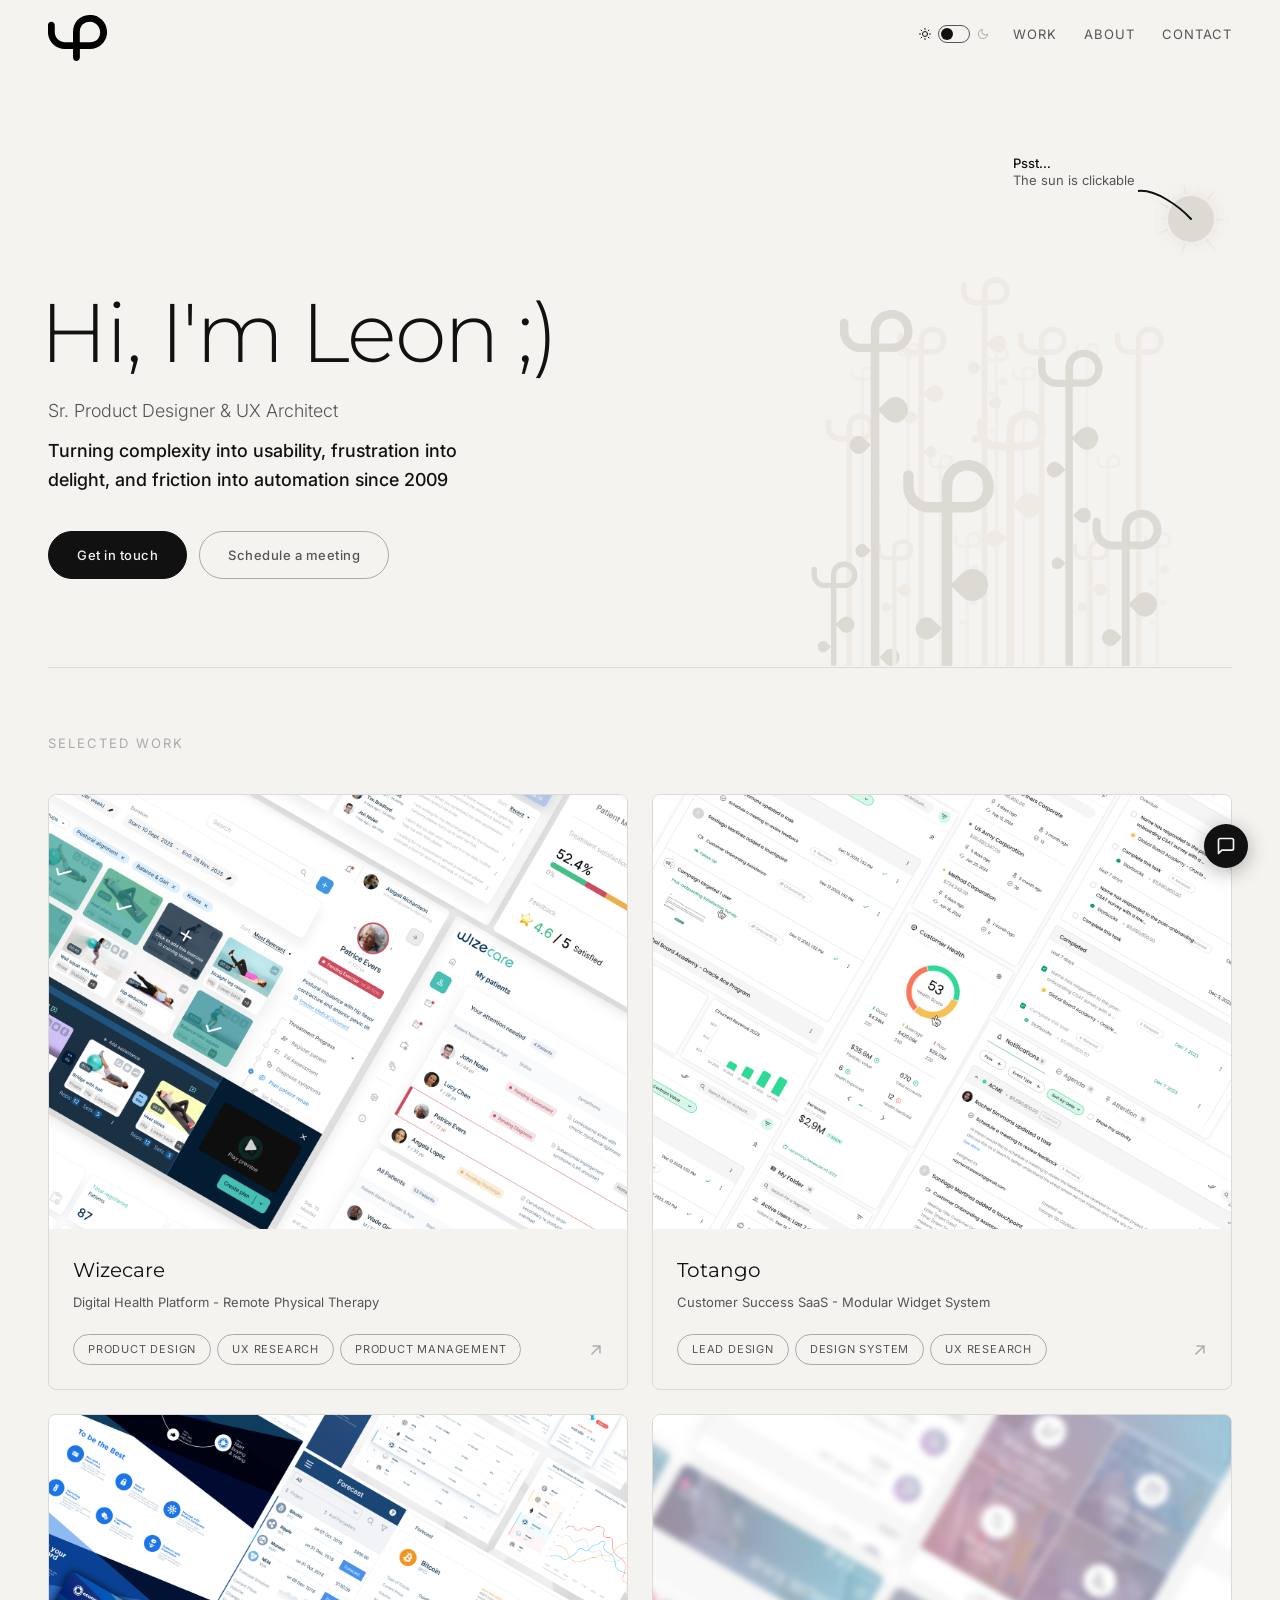
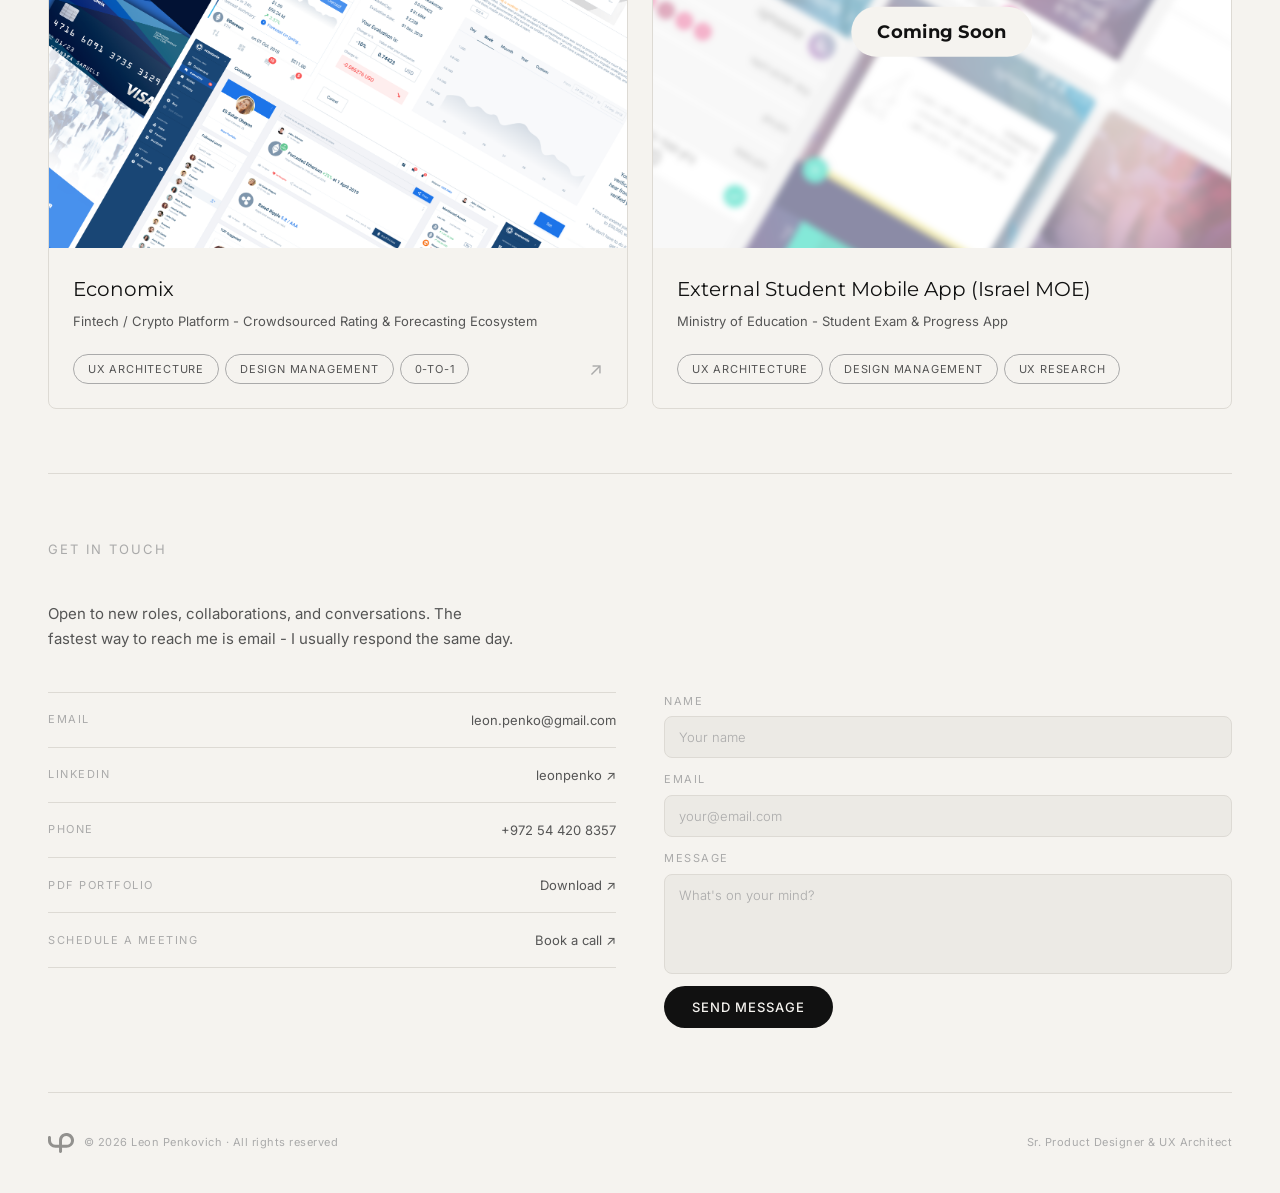
<file: index.html>
<!DOCTYPE html>
<html lang="en">
<head>
  <meta charset="UTF-8">
  <link rel="icon" type="image/svg+xml" href="/favicon.svg">
  <meta name="viewport" content="width=device-width, initial-scale=1.0">
  <title>Leon Penkovich - Sr. Product Designer & UX Architect</title>
  <meta name="description" content="Senior Product Designer & UX Architect specializing in AI-driven product design and complex B2B/B2C SaaS systems.">

  <!-- Open Graph -->
  <meta property="og:title" content="Leon Penkovich - Sr. Product Designer & UX Architect">
  <meta property="og:description" content="Senior Product Designer & UX Architect specializing in AI-driven product design and complex B2B/B2C SaaS systems.">
  <meta property="og:image" content="https://leonpenko.com/images/OC_leon.png?v=3">
  <meta property="og:url" content="https://leonpenko.com">
  <meta property="og:type" content="website">
  <meta name="twitter:card" content="summary_large_image">
  <meta name="twitter:image" content="https://leonpenko.com/images/OC_leon.png?v=3">

  <link rel="stylesheet" href="css/style.css">
  <style>
    /* Side-by-side work grid */
    .case-grid {
      display: grid;
      grid-template-columns: 1fr 1fr;
      gap: 24px;
    }

    .case-card {
      background: var(--bg);
      display: flex;
      flex-direction: column;
      text-decoration: none;
      color: inherit;
      transition: opacity 0.2s;
      overflow: hidden;
      border-radius: 8px;
      border: 1px solid var(--border);
    }

    .case-card:hover { opacity: 0.75; }
    .case-card--soon { cursor: default; }
    .case-card--soon:hover { opacity: 1; }
    .case-card-thumb-wrap { overflow: hidden; }
    .case-card--soon .case-card-thumb { filter: grayscale(10%) brightness(0.9) blur(3px); transform: scale(1.08); }
    .case-card--soon:hover .case-card-thumb { filter: grayscale(0%) brightness(1); transform: scale(1.08); }
    body.light .case-card--soon .case-card-thumb { filter: grayscale(5%) brightness(1) blur(3px); transform: scale(1.08); }
    body.light .case-card--soon:hover .case-card-thumb { filter: grayscale(5%) brightness(1); transform: scale(1.08); }

    .case-card-thumb-tint {
      position: absolute;
      inset: 0;
      background: rgba(0, 0, 0, 0.5);
      pointer-events: none;
    }
    body.light .case-card-thumb-tint { background: rgba(255, 255, 255, 0.5); }

    .case-card-thumb {
      width: 100%;
      aspect-ratio: 4/3;
      object-fit: cover;
      object-position: top;
      display: block;
      filter: grayscale(10%) brightness(0.9);
      transition: filter 0.3s;
    }

    body.light .case-card-thumb { filter: grayscale(5%) brightness(1); }
    .case-card:hover .case-card-thumb { filter: grayscale(0%) brightness(1); }

    .case-card-thumb-wrap { position: relative; }
    .coming-soon-badge {
      position: absolute;
      top: 50%;
      left: 50%;
      transform: translate(-50%, -50%);
      background: var(--bg);
      color: var(--fg);
      font-family: 'Montserrat', 'Inter', sans-serif;
      font-weight: 700;
      font-size: 18px;
      letter-spacing: 0.3px;
      padding: 10px 26px;
      border-radius: 999px;
      white-space: nowrap;
    }

    .case-card-body {
      padding: 24px;
      flex: 1;
      display: flex;
      flex-direction: column;
      gap: 6px;
    }

    .case-card-num {
      font-size: 11px;
      color: var(--dim);
      letter-spacing: 1px;
      margin-bottom: 4px;
    }

    .case-card-company {
      font-size: 20px;
      font-weight: 400;
      color: var(--fg);
    }

    .case-card-desc {
      font-size: 13px;
      color: var(--muted);
      line-height: 1.5;
    }

    .case-card-footer {
      display: flex;
      justify-content: space-between;
      align-items: center;
      margin-top: auto;
      padding-top: 16px;
    }

    .case-card-tags {
      display: flex;
      gap: 6px;
      flex-wrap: wrap;
    }

    .case-card-arrow {
      font-size: 18px;
      color: var(--dim);
      transition: transform 0.2s;
    }

    .case-card:hover .case-card-arrow {
      transform: translate(3px, -3px);
      color: var(--fg);
    }

    @media (max-width: 580px) {
      .case-grid { grid-template-columns: 1fr; }
    }
  </style>
</head>
<body class="light">

  <!-- Sticky Nav -->
  <header class="site-nav" id="site-nav">
    <div class="nav-inner">
      <a class="nav-logo" href="/"><img class="nav-logo-img" src="images/lp_logo.svg" alt="Leon Penkovich"></a>
      <div class="nav-right">
        <button class="nav-toggle" id="theme-toggle" title="Toggle dark/light mode" aria-label="Toggle dark/light mode">
          <span class="nav-toggle-icon sun"><svg width="12" height="12" viewBox="0 0 24 24" fill="none" stroke="currentColor" stroke-width="2" stroke-linecap="round" stroke-linejoin="round"><circle cx="12" cy="12" r="5"/><line x1="12" y1="1" x2="12" y2="3"/><line x1="12" y1="21" x2="12" y2="23"/><line x1="4.22" y1="4.22" x2="5.64" y2="5.64"/><line x1="18.36" y1="18.36" x2="19.78" y2="19.78"/><line x1="1" y1="12" x2="3" y2="12"/><line x1="21" y1="12" x2="23" y2="12"/><line x1="4.22" y1="19.78" x2="5.64" y2="18.36"/><line x1="18.36" y1="5.64" x2="19.78" y2="4.22"/></svg></span>
          <span class="nav-toggle-track"><span class="nav-toggle-thumb"></span></span>
          <span class="nav-toggle-icon moon"><svg width="12" height="12" viewBox="0 0 24 24" fill="none" stroke="currentColor" stroke-width="2" stroke-linecap="round" stroke-linejoin="round"><path d="M21 12.79A9 9 0 1 1 11.21 3 7 7 0 0 0 21 12.79z"/></svg></span>
        </button>
        <ul class="nav-links">
          <li><a href="#work">Work</a></li>
          <li><a href="about/">About</a></li>
          <li><a href="#contact">Contact</a></li>
        </ul>
      </div>
      <button class="nav-hamburger" id="nav-hamburger" aria-label="Menu">
        <span></span><span></span><span></span>
      </button>
    </div>
    <div class="nav-mobile-menu" id="nav-mobile-menu">
      <ul class="nav-mobile-links">
        <li><a href="#work">Work</a></li>
        <li><a href="about/">About</a></li>
        <li><a href="#contact">Contact</a></li>
      </ul>
      <div class="nav-mobile-toggle-row">
        <span class="nav-mobile-toggle-label">Appearance</span>
        <button class="nav-toggle" id="theme-toggle-mobile" aria-label="Toggle dark/light mode">
          <span class="nav-toggle-icon sun"><svg width="12" height="12" viewBox="0 0 24 24" fill="none" stroke="currentColor" stroke-width="2" stroke-linecap="round" stroke-linejoin="round"><circle cx="12" cy="12" r="5"/><line x1="12" y1="1" x2="12" y2="3"/><line x1="12" y1="21" x2="12" y2="23"/><line x1="4.22" y1="4.22" x2="5.64" y2="5.64"/><line x1="18.36" y1="18.36" x2="19.78" y2="19.78"/><line x1="1" y1="12" x2="3" y2="12"/><line x1="21" y1="12" x2="23" y2="12"/><line x1="4.22" y1="19.78" x2="5.64" y2="18.36"/><line x1="18.36" y1="5.64" x2="19.78" y2="4.22"/></svg></span>
          <span class="nav-toggle-track"><span class="nav-toggle-thumb"></span></span>
          <span class="nav-toggle-icon moon"><svg width="12" height="12" viewBox="0 0 24 24" fill="none" stroke="currentColor" stroke-width="2" stroke-linecap="round" stroke-linejoin="round"><path d="M21 12.79A9 9 0 1 1 11.21 3 7 7 0 0 0 21 12.79z"/></svg></span>
        </button>
      </div>
    </div>
  </header>

  <div class="wrap">

    <!-- Hero -->
    <section class="hero">
      <div class="hero-text">
        <h1 class="hero-name">Hi, I'm Leon ;)</h1>
        <p class="hero-tagline">
          Sr. Product Designer &amp; UX Architect<br>
          <em>Turning complexity into usability, frustration into delight, and friction into automation since 2009</em>
        </p>
        <div class="hero-cta">
          <a class="cta-primary" href="#contact">Get in touch</a>
          <a class="cta-secondary" href="https://calendly.com/leon-penko" target="_blank" rel="noopener">Schedule a meeting</a>
        </div>
      </div>
      <div class="hero-photo" aria-hidden="true">
        <canvas id="sky-canvas"></canvas>
        <div class="hero-sun" id="hero-sun"></div>
        <div class="click-hint" id="click-hint">
          <p class="hint-psst">Psst…</p>
          <p class="hint-sub" id="hint-subject"></p>
          <svg class="hint-arrow" viewBox="0 0 55 32" fill="none" xmlns="http://www.w3.org/2000/svg">
            <path class="hint-arrow-path" d="M53,30 C42,18 18,0 0,2" stroke-width="2" stroke-linecap="round"/>
          </svg>
        </div>
        <div class="hero-leaves-wrap">
          <canvas id="wind-canvas"></canvas>
          <img class="leaves-themed leaves-black" src="images/leafs_white.svg" alt="">
          <img class="leaves-themed leaves-white" src="images/leafs_black.svg" alt="">
        </div><!-- /.hero-leaves-wrap -->
        <canvas id="cloud-canvas"></canvas>
      </div>
    </section>

    <!-- Work -->
    <section class="work-section" id="work">
      <p class="section-label">Selected Work</p>
      <div class="case-grid">

        <a class="case-card" href="wizecare/">
          <img class="case-card-thumb" src="images/wizecare_thumb.png" alt="Wizecare dashboard UI">
          <div class="case-card-body">
            <p class="case-card-company">Wizecare</p>
            <p class="case-card-desc">Digital Health Platform - Remote Physical Therapy</p>
            <div class="case-card-footer">
              <div class="case-card-tags">
                <span class="tag">Product Design</span>
                <span class="tag">UX Research</span>
                <span class="tag">Product Management</span>
              </div>
              <span class="case-card-arrow">↗</span>
            </div>
          </div>
        </a>

        <a class="case-card" href="totango/">
          <img class="case-card-thumb" src="images/totango_thumb.png" alt="Totango UI">
          <div class="case-card-body">
            <p class="case-card-company">Totango</p>
            <p class="case-card-desc">Customer Success SaaS - Modular Widget System</p>
            <div class="case-card-footer">
              <div class="case-card-tags">
                <span class="tag">Lead Design</span>
                <span class="tag">Design System</span>
                <span class="tag">UX Research</span>
              </div>
              <span class="case-card-arrow">↗</span>
            </div>
          </div>
        </a>

        <a class="case-card" href="economix/">
          <img class="case-card-thumb" src="images/economix_thumb.png" alt="Economix crowdsourced crypto rating and forecasting platform UI">
          <div class="case-card-body">
            <p class="case-card-company">Economix</p>
            <p class="case-card-desc">Fintech / Crypto Platform - Crowdsourced Rating &amp; Forecasting Ecosystem</p>
            <div class="case-card-footer">
              <div class="case-card-tags">
                <span class="tag">UX Architecture</span>
                <span class="tag">Design Management</span>
                <span class="tag">0-to-1</span>
              </div>
              <span class="case-card-arrow">↗</span>
            </div>
          </div>
        </a>

        <div class="case-card case-card--soon">
          <div class="case-card-thumb-wrap">
            <img class="case-card-thumb" src="images/moe_thumb.png" alt="MOE - Israeli Ministry of Education student app UI, coming soon">
            <div class="case-card-thumb-tint"></div>
            <span class="coming-soon-badge">Coming Soon</span>
          </div>
          <div class="case-card-body">
            <p class="case-card-company">External Student Mobile App (Israel MOE)</p>
            <p class="case-card-desc">Ministry of Education - Student Exam &amp; Progress App</p>
            <div class="case-card-footer">
              <div class="case-card-tags">
                <span class="tag">UX Architecture</span>
                <span class="tag">Design Management</span>
                <span class="tag">UX Research</span>
              </div>
            </div>
          </div>
        </div>

      </div>
    </section>

    <!-- Contact -->
    <section class="contact-section" id="contact">
      <p class="section-label">Get in Touch</p>
      <p class="contact-intro">
        Open to new roles, collaborations, and conversations. The fastest way to reach me is email - I usually respond the same day.
      </p>

      <div class="contact-layout">

        <div class="contact-links-col">
          <a class="contact-row" href="mailto:leon.penko@gmail.com">
            <span class="contact-row-label">Email</span>
            <span class="contact-row-value">leon.penko@gmail.com</span>
          </a>
          <a class="contact-row" href="https://linkedin.com/in/leonpenko/" target="_blank" rel="noopener">
            <span class="contact-row-label">LinkedIn</span>
            <span class="contact-row-value">leonpenko ↗</span>
          </a>
          <a class="contact-row" href="tel:+972544208357">
            <span class="contact-row-label">Phone</span>
            <span class="contact-row-value">+972 54 420 8357</span>
          </a>
          <a class="contact-row" href="/LeonPenkovich_SRPD_UXA_CV_2026.pdf" target="_blank" rel="noopener">
            <span class="contact-row-label">PDF Portfolio</span>
            <span class="contact-row-value">Download ↗</span>
          </a>
          <a class="contact-row" href="https://calendly.com/leon-penko" target="_blank" rel="noopener">
            <span class="contact-row-label">Schedule a Meeting</span>
            <span class="contact-row-value">Book a call ↗</span>
          </a>
        </div>

        <form class="contact-form" id="contact-form">
          <div class="form-field">
            <label class="form-label" for="name">Name</label>
            <input class="form-input" id="name" name="name" type="text" placeholder="Your name" required>
          </div>
          <div class="form-field">
            <label class="form-label" for="email">Email</label>
            <input class="form-input" id="email" name="email" type="email" placeholder="your@email.com" required>
          </div>
          <div class="form-field">
            <label class="form-label" for="message">Message</label>
            <textarea class="form-textarea" id="message" name="message" placeholder="What's on your mind?" required></textarea>
          </div>
          <button class="form-submit" type="submit">Send message</button>
        </form>

        <div id="contact-success" style="display:none; padding: 40px 0;">
          <p style="font-size: 20px; color: var(--fg); margin-bottom: 12px;">Message received.</p>
          <p style="font-size: 14px; color: var(--muted); line-height: 1.6;">I'll read it carefully and get back to you - usually within the same day.</p>
        </div>

      </div>
    </section>

    <footer>
      <span style="display:flex;align-items:center;gap:10px;">
        <img src="images/lp_logo.svg" alt="Leon Penkovich" class="footer-logo" style="height:20px;width:auto;opacity:0.4;">
        © 2026 Leon Penkovich · All rights reserved
      </span>
      <span>Sr. Product Designer &amp; UX Architect</span>
    </footer>

  </div>

  <script src="js/theme.js"></script>
  <script src="js/chat.js"></script>
  <script>
    // Sun: sinks between plants on scroll (light mode only)
    (function () {
      const sun = document.getElementById('hero-sun');
      if (!sun) return;
      window.addEventListener('scroll', function () {
        const hero = document.querySelector('.hero');
        const heroH = hero ? hero.offsetHeight : 600;
        const p = Math.min(1, window.scrollY / heroH);
        sun.style.transform = 'translateY(' + (p * 320) + 'px)';
        if (document.body.classList.contains('light')) {
          sun.style.opacity = Math.max(0, 1 - p * 2);
        } else {
          sun.style.removeProperty('opacity');
        }
      }, { passive: true });
    })();

    // Preload sky SVGs once
    var _sky = {};
    (function () {
      function loadSVG(path, color) {
        return fetch(path).then(r => r.text()).then(txt => {
          const blob = new Blob([txt.replace(/currentColor/g, color)], {type:'image/svg+xml'});
          const url = URL.createObjectURL(blob);
          return new Promise(res => {
            const img = new Image();
            img.onload = () => { URL.revokeObjectURL(url); res(img); };
            img.src = url;
          });
        });
      }
      Promise.all([
        loadSVG('/images/moon.svg',    '#2E3642'),
        loadSVG('/images/clouds.svg',  '#dddad4'),
        loadSVG('/images/clouds.svg',  '#2E3642'),
        loadSVG('/images/stars.svg',   '#2E3642')
      ]).then(([m,cd,cn,s]) => { _sky.moon = m; _sky.cloudDay = cd; _sky.cloudNight = cn; _sky.star = s; });
    })();

    // Sky canvas — moon + stars BEHIND plants (z-index: 0)
    (function () {
      const cc = document.getElementById('sky-canvas');
      if (!cc) return;
      const ctx = cc.getContext('2d');

      const STARS = Array.from({length: 14}, () => ({
        rx: 0.04 + Math.random()*0.90, ry: 0.02 + Math.random()*0.33,
        scale: 0.55 + Math.random()*0.9, ph: Math.random()*Math.PI*2
      }));

      let themeMoonAlpha = 0, scrollDrop = 0, scrollMoonAlpha = 1;

      function resize() { cc.width = cc.offsetWidth||480; cc.height = cc.offsetHeight||480; }
      function light()  { return document.body.classList.contains('light'); }

      window.addEventListener('scroll', function () {
        const p = Math.min(1, window.scrollY / (document.querySelector('.hero')?.offsetHeight||600));
        scrollDrop = p * 320;
        scrollMoonAlpha = Math.max(0, 1 - p * 2);
      }, { passive: true });

      function drawSky() {
        ctx.clearRect(0, 0, cc.width, cc.height);
        if (light() && !window._moonForceDraw) { requestAnimationFrame(drawSky); return; }

        const tgt = 1;
        if (themeMoonAlpha < tgt) themeMoonAlpha = Math.min(tgt, themeMoonAlpha + 0.025);

        const alpha = window._moonForceDraw
          ? (window._moonFadeOverride !== undefined ? window._moonFadeOverride : 1)
          : themeMoonAlpha * scrollMoonAlpha;
        if (alpha < 0.01) { requestAnimationFrame(drawSky); return; }
        if (!_sky.moon || !_sky.star) { requestAnimationFrame(drawSky); return; }

        const t = Date.now() * 0.001;
        const sx = cc.width - 41;
        const sy = 35 + scrollDrop + (window._moonExtraY || 0);

        ctx.save(); ctx.globalAlpha = alpha;
        ctx.drawImage(_sky.moon, sx - 23, sy - 23, 46, 46);
        ctx.restore();

        if (!window._moonForceDraw) {
          STARS.forEach(st => {
            const op = alpha * (0.22 + 0.32 * Math.sin(st.ph + t * 0.22));
            const sz = st.scale * 7;
            ctx.save(); ctx.globalAlpha = Math.max(0, op);
            ctx.drawImage(_sky.star,
              st.rx * cc.width - sz/2,
              st.ry * cc.height + scrollDrop - sz/2,
              sz, sz);
            ctx.restore();
          });
        }

        requestAnimationFrame(drawSky);
      }

      window.addEventListener('resize', resize);
      resize();
      drawSky();

      // Reset on theme change
      var lastLight = light();
      setInterval(function () {
        const l = light();
        if (l !== lastLight) {
          themeMoonAlpha = l ? 0 : themeMoonAlpha;
          lastLight = l;
        }
      }, 100);
    })();

    // Cloud canvas — clouds ABOVE plants (z-index: 3), with edge fade
    (function () {
      const cc = document.getElementById('cloud-canvas');
      if (!cc) return;
      const ctx = cc.getContext('2d');
      const clouds = [];
      let windX = 0, rayAngle = 0, scrollDrop = 0;

      const CLOUD_SIZES = [[38,13],[54,18],[70,23]];
      const EDGE_FADE = 40; // px from edge to start fading

      function resize() { cc.width = cc.offsetWidth||480; cc.height = cc.offsetHeight||480; }
      function sp()    { return { x: cc.width - 41, y: 35 + scrollDrop + (window._sunAnimY || 0) }; }
      function light() { return document.body.classList.contains('light'); }
      function v(n)    { return getComputedStyle(document.body).getPropertyValue(n).trim(); }
      function hexA(hex, a) {
        hex = (hex||'#aaa').replace('#','');
        if (hex.length===3) hex=hex.split('').map(c=>c+c).join('');
        return 'rgba('+parseInt(hex.slice(0,2),16)+','+parseInt(hex.slice(2,4),16)+','+parseInt(hex.slice(4,6),16)+','+a+')';
      }

      window.addEventListener('scroll', function () {
        const p = Math.min(1, window.scrollY / (document.querySelector('.hero')?.offsetHeight||600));
        scrollDrop = p * 320;
      }, { passive: true });

      function drawRays(s) {
        const R = 23, N = 14, step = (Math.PI*2)/N;
        const col = v('--leaf-front') || '#c8c5c0';
        const t = Date.now() * 0.0006;
        for (let i = 0; i < N; i++) {
          const ang = rayAngle + i*step, long = i%2===0;
          const wave = Math.sin(t*1.1 + i*1.3)*3.5 + Math.sin(t*0.7 + i*2.1)*2;
          const len = Math.max(4, (long?15:7) + wave);
          const x1=s.x+Math.cos(ang)*(R+3), y1=s.y+Math.sin(ang)*(R+3);
          const x2=s.x+Math.cos(ang)*(R+3+len), y2=s.y+Math.sin(ang)*(R+3+len);
          const g = ctx.createLinearGradient(x1,y1,x2,y2);
          g.addColorStop(0, hexA(col, long?0.65:0.42));
          g.addColorStop(1, hexA(col, 0));
          ctx.save();
          ctx.strokeStyle=g; ctx.lineWidth=long?1.3:0.75; ctx.lineCap='round';
          ctx.beginPath(); ctx.moveTo(x1,y1); ctx.lineTo(x2,y2); ctx.stroke();
          ctx.restore();
        }
        rayAngle += 0.00035;
      }

      function spawnCloud() {
        if (Math.abs(windX) < 0.15 || clouds.length >= 3) return;
        const s = sp();
        for (const c of clouds) { if (Math.hypot(c.x-s.x, c.y-s.y)<24) return; }
        const a = Math.random()*Math.PI*2, d = 8+Math.random()*22;
        const [cw,ch] = CLOUD_SIZES[Math.floor(Math.random()*3)];
        const isDay = light();
        clouds.push({
          x: s.x+Math.cos(a)*d, y: s.y+Math.sin(a)*d,
          vel: -windX*(0.18+Math.random()*0.28),
          w: cw, h: ch, life: 0, maxLife: 160+Math.random()*120,
          maxOp: isDay ? 0.22 : 0.7,
          img: isDay ? _sky.cloudDay : _sky.cloudNight
        });
      }

      function drawClouds() {
        ctx.clearRect(0, 0, cc.width, cc.height);
        const s = sp(); const isLight = light();
        if (isLight) drawRays(s);
        if (Math.random() < Math.abs(windX)*0.04) spawnCloud();
        for (let i = clouds.length-1; i >= 0; i--) {
          const c = clouds[i]; c.x += c.vel; c.life++;
          const h = c.maxLife/2;
          const lifeOp = c.life < h ? (c.life/h)*c.maxOp : ((c.maxLife-c.life)/h)*c.maxOp;
          if (c.life >= c.maxLife) { clouds.splice(i,1); continue; }
          if (!c.img) continue;
          // Edge fade: soft disappear near left/right canvas edges
          const edgeFade = Math.min(Math.min(c.x, cc.width-c.x) / EDGE_FADE, 1);
          const op = lifeOp * Math.max(0, edgeFade);
          ctx.save();
          ctx.globalAlpha = Math.max(0, op);
          ctx.shadowColor = isLight ? 'rgba(100,96,90,0.2)' : 'rgba(8,8,8,0.2)';
          ctx.shadowBlur  = 3;
          ctx.drawImage(c.img, c.x-c.w/2, c.y-c.h/2, c.w, c.h);
          ctx.restore();
        }
        requestAnimationFrame(drawClouds);
      }

      document.addEventListener('mousemove', e => { windX=(e.clientX/window.innerWidth-0.5)*2; });
      document.addEventListener('mouseleave', () => { windX=0; });
      window.addEventListener('resize', resize);
      resize();
      drawClouds();
    })();

    // Wind line canvas effect
    (function () {
      const canvas = document.getElementById('wind-canvas');
      if (!canvas) return;
      const ctx = canvas.getContext('2d');
      let windX = 0;
      const particles = [];

      function resize() {
        canvas.width = canvas.offsetWidth;
        canvas.height = canvas.offsetHeight;
      }

      function getColor() {
        return getComputedStyle(document.documentElement).getPropertyValue('--dim').trim() || '#aaaaaa';
      }

      function spawn() {
        if (Math.abs(windX) < 0.1) return;
        const vel = -windX * (5 + Math.random() * 7);
        particles.push({
          x: vel > 0 ? -30 : canvas.width + 30,
          y: 10 + Math.random() * (canvas.height - 20),
          vel: vel,
          len: 12 + Math.random() * 32,
          opacity: 0,
          maxOp: 0.45 + Math.random() * 0.35 * Math.abs(windX),
          done: false
        });
      }

      function drawWind() {
        ctx.clearRect(0, 0, canvas.width, canvas.height);
        const color = getColor();
        if (Math.random() < Math.abs(windX) * 0.5) spawn();

        for (let i = particles.length - 1; i >= 0; i--) {
          const p = particles[i];
          p.x += p.vel;
          if (!p.done) {
            p.opacity += 0.05;
            if (p.opacity >= p.maxOp) p.done = true;
          } else {
            p.opacity -= 0.03;
          }
          if (p.opacity <= 0 || p.x < -80 || p.x > canvas.width + 80) {
            particles.splice(i, 1); continue;
          }
          ctx.save();
          ctx.globalAlpha = p.opacity;
          ctx.strokeStyle = color;
          ctx.lineWidth = 0.8;
          ctx.lineCap = 'round';
          ctx.beginPath();
          ctx.moveTo(p.x, p.y);
          ctx.lineTo(p.x - p.len * Math.sign(p.vel), p.y);
          ctx.stroke();
          ctx.restore();
        }
        requestAnimationFrame(drawWind);
      }

      document.addEventListener('mousemove', e => {
        windX = (e.clientX / window.innerWidth - 0.5) * 2;
      });
      document.addEventListener('mouseleave', () => { windX = 0; });
      window.addEventListener('resize', resize);
      resize();
      drawWind();
    })();

    // Leaf interactions — wind only (skewX based on mouse X)
    (function () {
      const wrap = document.querySelector('.hero-leaves-wrap');
      if (!wrap) return;

      document.addEventListener('mousemove', function (e) {
        const skew = (e.clientX / window.innerWidth - 0.5) * 2 * 7;
        wrap.style.transform = 'skewX(' + skew.toFixed(2) + 'deg)';
      });

      document.addEventListener('mouseleave', function () {
        wrap.style.transform = 'skewX(0deg)';
      });
    })();

    window.addEventListener('scroll', () => {
      document.getElementById('site-nav').classList.toggle('scrolled', window.scrollY > 10);
    });

    // ── Click hint ──
    function showHint(text) {
      var hint    = document.getElementById('click-hint');
      var subject = document.getElementById('hint-subject');
      if (!hint || !subject) return;
      subject.textContent = text;
      hint.classList.add('hint-visible');
      setTimeout(function () { hint.classList.remove('hint-visible'); }, 5000);
    }

    // First visit — light mode
    (function () {
      if (sessionStorage.getItem('click-hint-shown')) return;
      sessionStorage.setItem('click-hint-shown', '1');
      if (!document.body.classList.contains('light')) return;
      setTimeout(function () { showHint('The sun is clickable'); }, 500);
    })();

    // ── Sun/Moon click → animated theme transition ──
    (function () {
      var busy = false;
      window._moonExtraY = 0;
      window._moonForceDraw = false;
      window._moonFadeOverride = 1;

      function ease(p) { return p < 0.5 ? 2*p*p : -1+(4-2*p)*p; }

      function animVal(from, to, dur, onUpdate, onDone) {
        var t0 = null;
        (function frame(t) {
          if (!t0) t0 = t;
          var p = Math.min(1, (t - t0) / dur);
          onUpdate(from + (to - from) * ease(p));
          if (p < 1) requestAnimationFrame(frame);
          else if (onDone) onDone();
        })(performance.now());
      }

      function applyTheme(dark) {
        document.body.classList.add('theme-transitioning');
        if (dark) document.body.classList.remove('light');
        else      document.body.classList.add('light');
        try { localStorage.setItem('theme', dark ? 'dark' : 'light'); } catch(e){}
        setTimeout(function() { document.body.classList.remove('theme-transitioning'); }, 1400);
        if (dark && !sessionStorage.getItem('click-hint-dark-shown')) {
          sessionStorage.setItem('click-hint-dark-shown', '1');
          setTimeout(function () { showHint('The moon is clickable'); }, 800);
        }
      }

      // Day → Night: sun sinks, moon rises
      function sunsetToNight() {
        if (busy) return; busy = true;
        var sun = document.getElementById('hero-sun');
        if (sun) { sun.classList.add('sun-animating'); sun.style.transition = 'none'; }

        animVal(0, 380, 700, function(y) {
          window._sunAnimY = y;
          if (sun) {
            sun.style.transform = 'translateY(' + y + 'px)';
            sun.style.opacity   = Math.max(0, 1 - y/280).toString();
          }
        });

        setTimeout(function() {
          applyTheme(true);
          window._moonExtraY = 350;
          animVal(350, 0, 650, function(y) { window._moonExtraY = y; });
        }, 350);

        setTimeout(function() {
          window._sunAnimY = 0;
          if (sun) {
            sun.style.cssText = '';
            sun.classList.remove('sun-animating');
          }
          busy = false;
        }, 1400);
      }

      // Night → Day: moon sinks, sun rises
      function moonriseToDay() {
        if (busy) return; busy = true;

        window._moonForceDraw = true;
        window._moonFadeOverride = 1;
        window._moonExtraY = 0;
        animVal(0, 380, 700, function(y) {
          window._moonExtraY      = y;
          window._moonFadeOverride = Math.max(0, 1 - y/280);
        }, function() {
          window._moonForceDraw    = false;
          window._moonExtraY       = 0;
          window._moonFadeOverride = 1;
        });

        setTimeout(function() {
          applyTheme(false);
          var sun = document.getElementById('hero-sun');
          if (sun) {
            sun.classList.add('sun-animating');
            sun.style.cssText = 'transition:none;transform:translateY(380px);opacity:0';
            window._sunAnimY = 380;
            setTimeout(function() {
              animVal(380, 0, 650, function(y) {
                window._sunAnimY = y;
                sun.style.transform = 'translateY(' + y + 'px)';
                sun.style.opacity   = Math.min(1, (380-y)/280).toString();
              }, function() {
                window._sunAnimY = 0;
                sun.style.cssText = '';
                sun.classList.remove('sun-animating');
              });
            }, 50);
          }
        }, 350);

        setTimeout(function() { busy = false; }, 1400);
      }

      // Sun click
      var sunEl = document.getElementById('hero-sun');
      if (sunEl) sunEl.addEventListener('click', function() {
        if (document.body.classList.contains('light')) sunsetToNight();
      });

      // Moon click on sky-canvas
      var skyC = document.getElementById('sky-canvas');
      if (skyC) {
        skyC.style.pointerEvents = 'auto';
        skyC.addEventListener('mousemove', function(e) {
          if (document.body.classList.contains('light')) { skyC.style.cursor = 'default'; return; }
          var r = skyC.getBoundingClientRect();
          var cx = (e.clientX - r.left) * (skyC.width / r.width);
          var cy = (e.clientY - r.top)  * (skyC.height / r.height);
          skyC.style.cursor = Math.hypot(cx - (skyC.width-41), cy - (35 + (window._moonExtraY||0))) < 32 ? 'pointer' : 'default';
        });
        skyC.addEventListener('click', function(e) {
          if (document.body.classList.contains('light')) return;
          var r = skyC.getBoundingClientRect();
          var cx = (e.clientX - r.left) * (skyC.width / r.width);
          var cy = (e.clientY - r.top)  * (skyC.height / r.height);
          if (Math.hypot(cx - (skyC.width-41), cy - (35 + (window._moonExtraY||0))) < 32) moonriseToDay();
        });
      }
    })();

    document.getElementById('contact-form').addEventListener('submit', function(e) {
      e.preventDefault();
      fetch('https://formspree.io/f/mbdeyzlp', {
        method: 'POST',
        headers: { 'Accept': 'application/json' },
        body: new FormData(this)
      }).then(() => {
        document.getElementById('contact-form').style.display = 'none';
        document.getElementById('contact-success').style.display = 'block';
      }).catch(() => {
        alert('Something went wrong. Please try again.');
      });
    });
  </script>

</body>
</html>
</file>
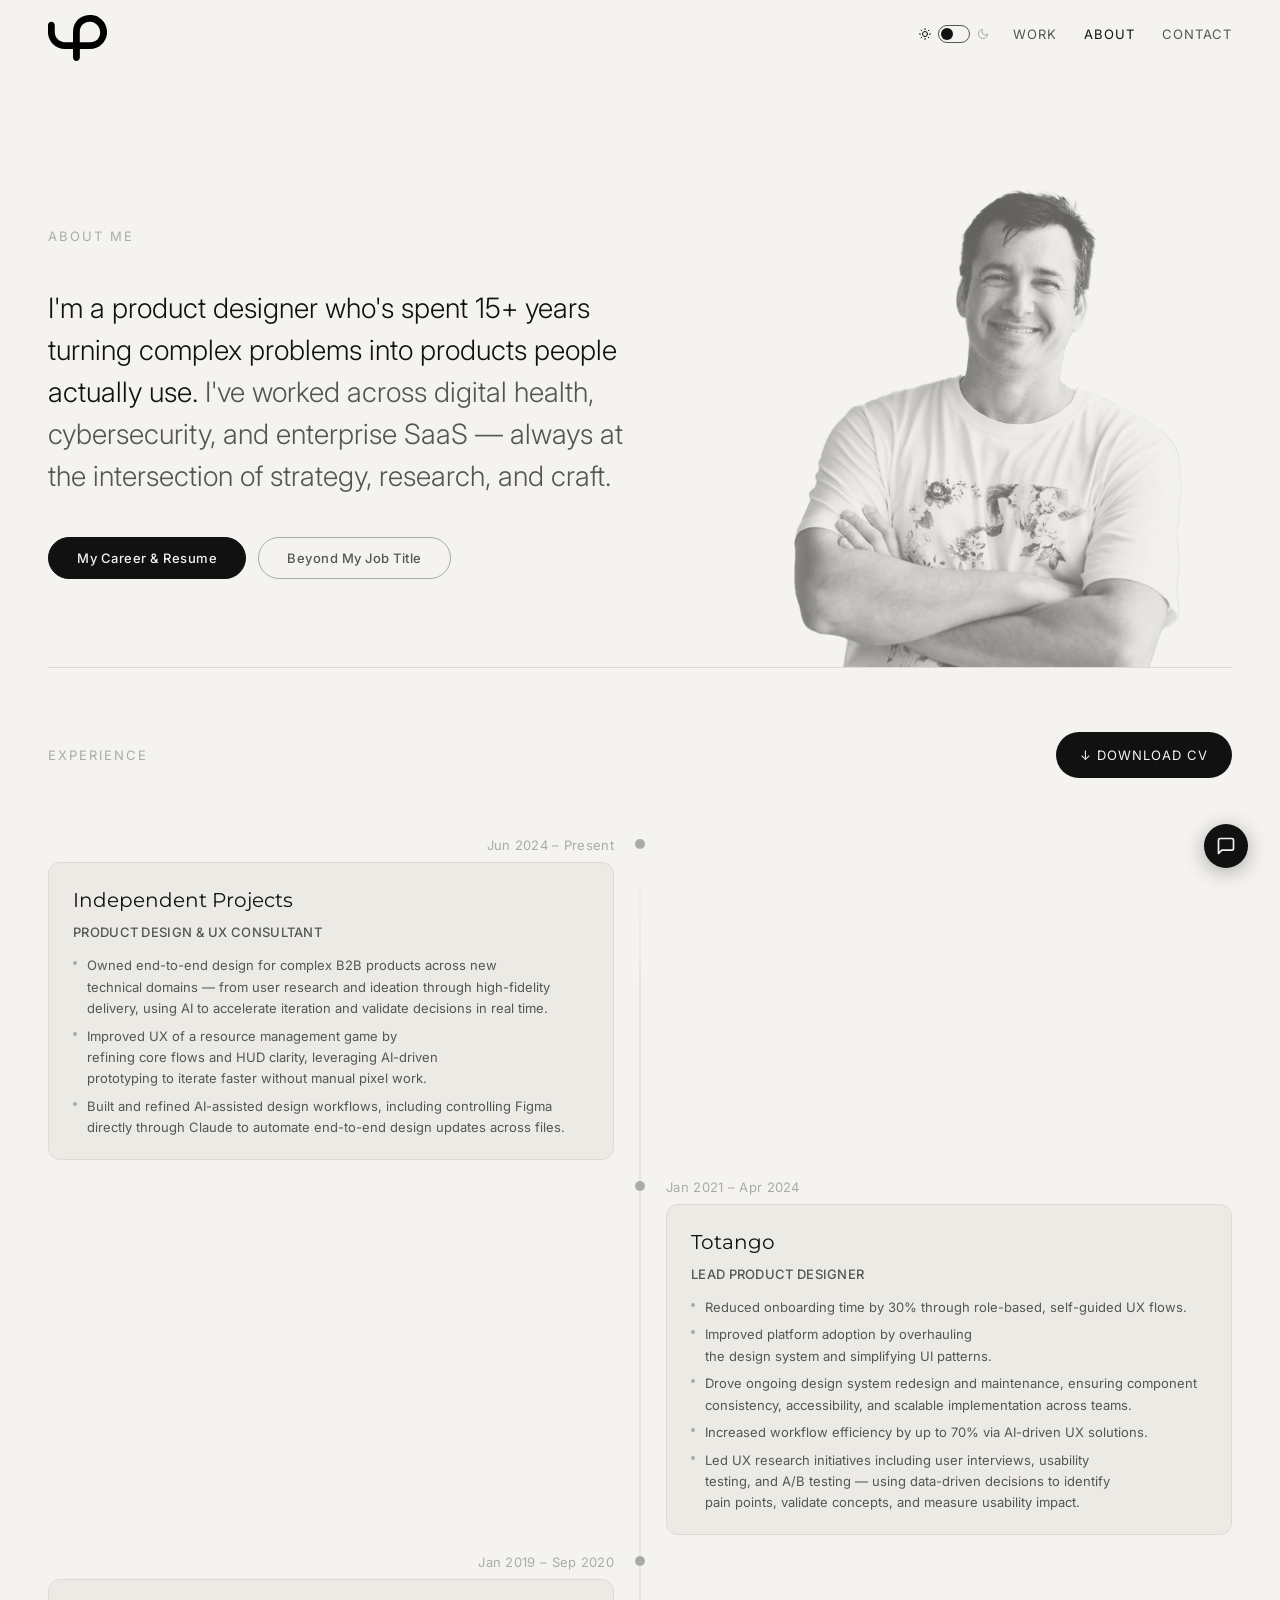
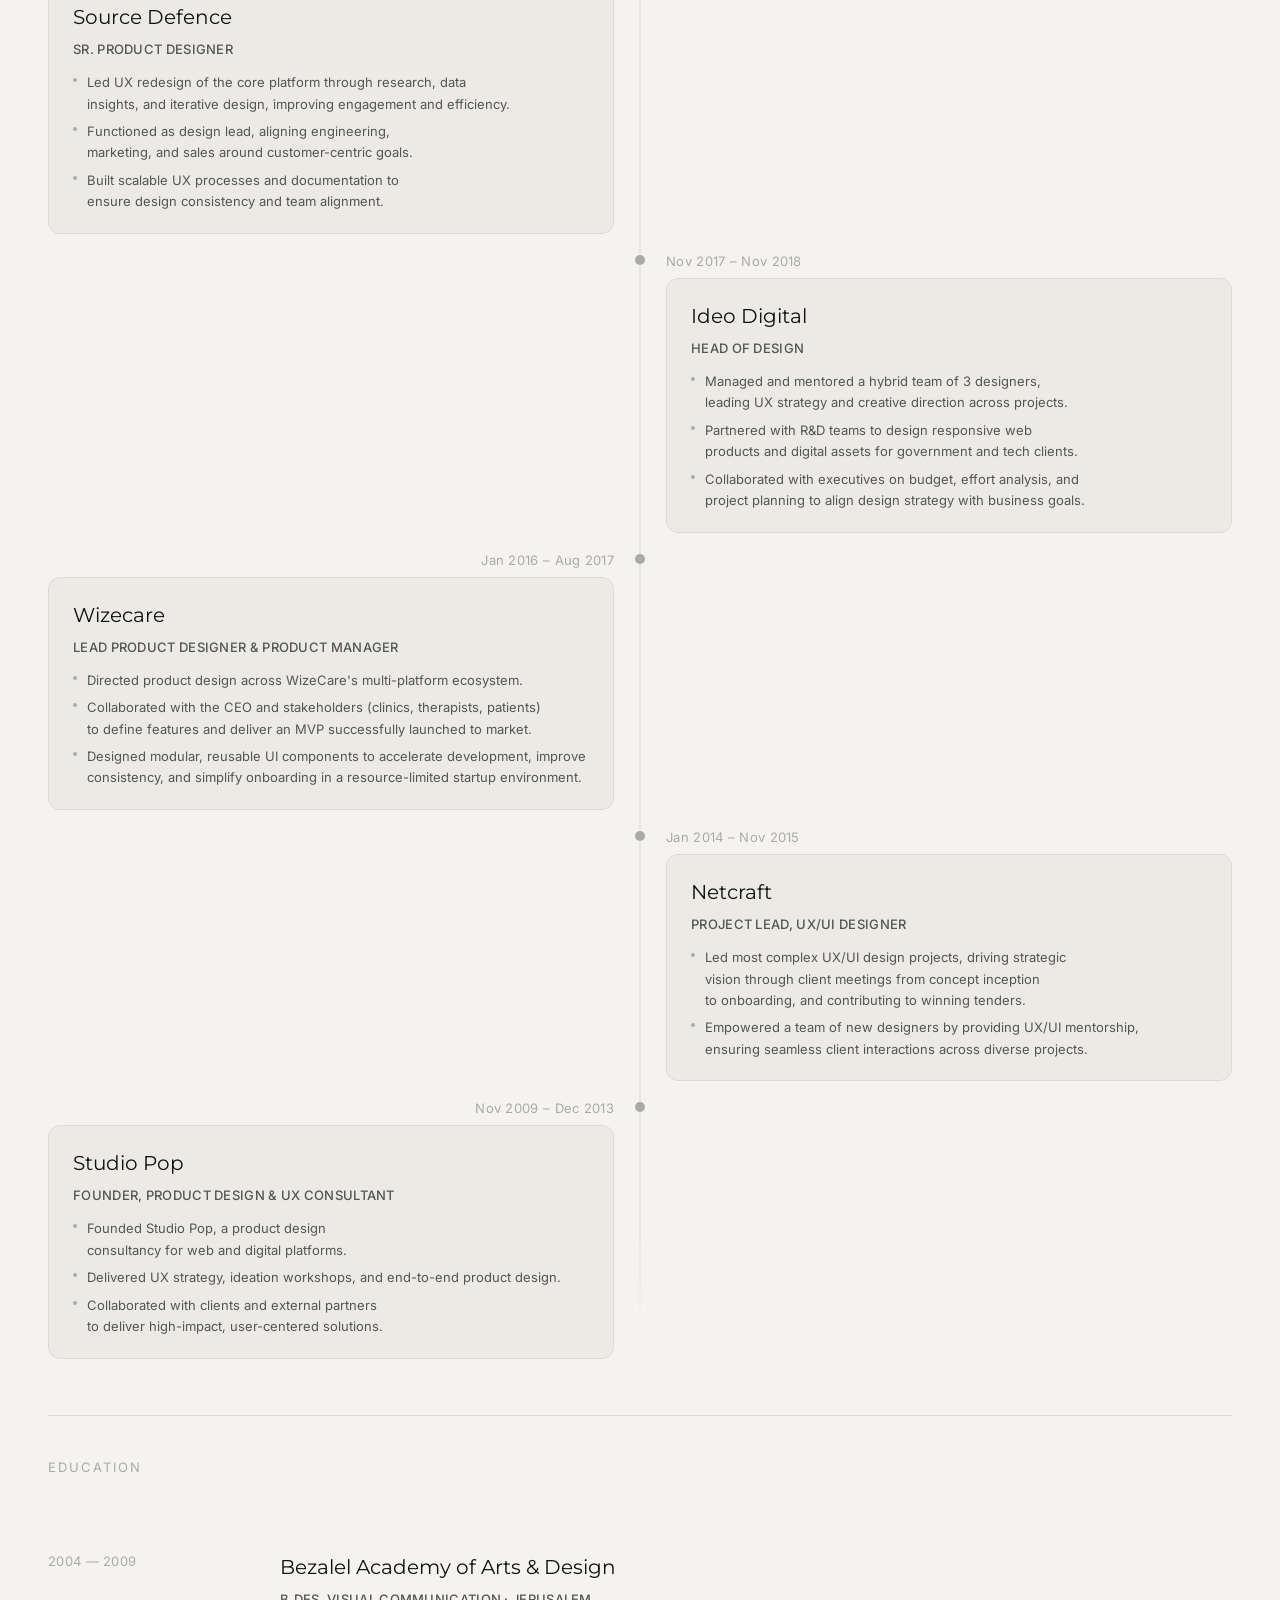
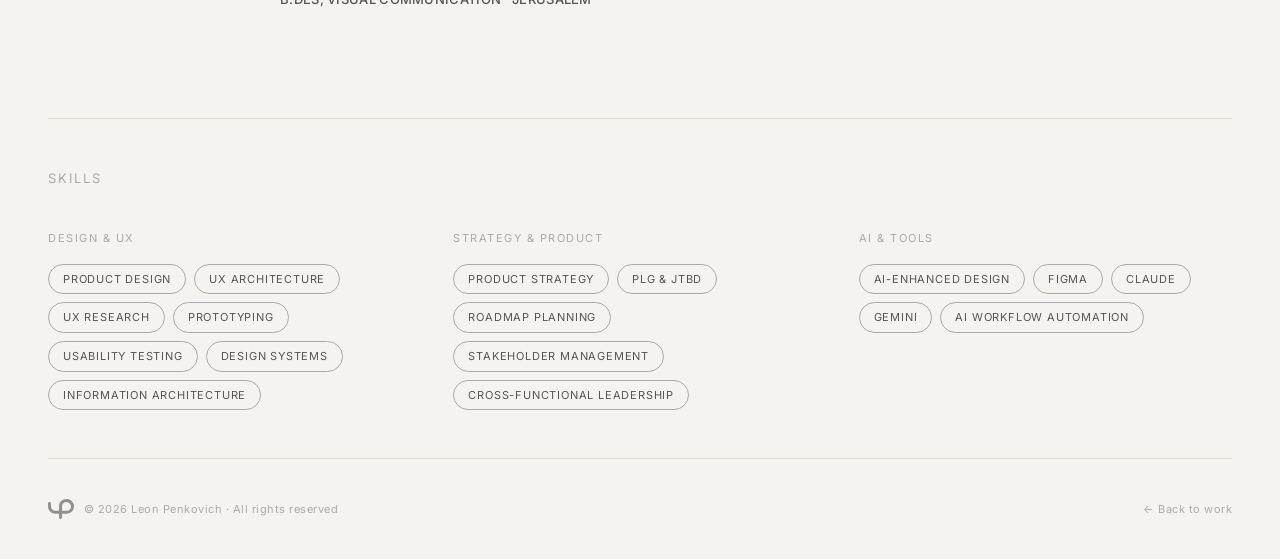
<file: about/index.html>
<!DOCTYPE html>
<html lang="en">
<head>
  <meta charset="UTF-8">
  <link rel="icon" type="image/svg+xml" href="/favicon.svg">
  <meta name="viewport" content="width=device-width, initial-scale=1.0">
  <title>About — Leon Penkovich</title>
  <link rel="stylesheet" href="../css/style.css">
  <link href="https://fonts.googleapis.com/icon?family=Material+Icons" rel="stylesheet">
  <style>
    /* ── About header + tabs ── */
    .about-header {
      padding: 100px 0 0;
      border-bottom: 1px solid var(--border);
      display: flex;
      align-items: flex-end;
      gap: 48px;
    }

    .about-header .hero-photo {
      padding-top: 0;
    }

    .about-header .hero-photo img {
      height: min(420px, 55vh);
    }

    @media (min-width: 901px) {
      .about-header { padding-top: 115px; }
      .about-header .hero-photo {
        position: relative;
        left: -50px;
      }
      .about-header .hero-photo img { height: min(483px, 60vh); }
    }

    .about-header-text {
      flex: 1;
      padding-bottom: 88px;
      min-width: 0;
    }

    .personal-intro {
      font-size: clamp(20px, 2.5vw, 28px);
      font-weight: 300;
      line-height: 1.5;
      max-width: 680px;
      color: var(--fg);
      margin-bottom: 40px;
    }

    .personal-intro em {
      color: var(--muted);
      font-style: normal;
    }

    .about-tabs {
      display: flex;
      gap: 12px;
      flex-wrap: wrap;
    }

    .about-tab {
      padding: 12px 28px;
      font-size: 13px;
      font-weight: 500;
      letter-spacing: 0.5px;
      border-radius: 999px;
      cursor: pointer;
      border: 1px solid var(--dim);
      background: transparent;
      color: var(--muted);
      transition: color 0.2s, border-color 0.2s, background 0.2s;
      font-family: inherit;
    }

    .about-tab.active {
      background: var(--fg);
      color: var(--bg);
      border-color: var(--fg);
    }

    .about-tab:hover:not(.active) {
      color: var(--fg);
      border-color: var(--fg);
    }

    .about-panel { display: none; }
    .about-panel.visible { display: block; }

    /* ── Personal cards ── */
    .personal-section {
      padding: 64px 0;
    }

    /* ── Beyond split layout ── */
    .beyond-split {
      display: grid;
      grid-template-columns: 1fr 1fr;
      gap: 64px;
      padding: 48px 0;
      align-items: start;
    }

    .beyond-topics {
      display: flex;
      flex-direction: column;
      gap: 48px;
    }

    .beyond-topic {
      display: flex;
      flex-direction: column;
      gap: 10px;
    }

    .beyond-images {
      display: flex;
      flex-direction: column;
      gap: 20px;
    }

    .beyond-images img {
      width: 100%;
      aspect-ratio: 4/3;
      object-fit: cover;
      border-radius: 10px;
      display: block;
      filter: grayscale(15%);
      transition: filter 0.3s;
    }

    .beyond-images img:hover { filter: grayscale(0%); }

    .life-alternating {
      display: flex;
      flex-direction: column;
      gap: 64px;
    }

    .life-item {
      display: flex;
      gap: 48px;
      align-items: center;
    }

    .life-item-img {
      width: 340px;
      height: 340px;
      object-fit: cover;
      border-radius: 8px;
      flex-shrink: 0;
      display: block;
    }

    .life-img-wrap {
      width: 55%;
      flex-shrink: 0;
      border-radius: 10px;
      overflow: hidden;
      line-height: 0;
    }

    .life-img-wrap img {
      width: 100%;
      height: auto;
      display: block;
    }

    .life-item-text {
      flex: 1;
      display: flex;
      flex-direction: column;
      gap: 10px;
    }

    .life-icon {
      display: flex;
      align-items: center;
      gap: 8px;
      margin-bottom: 2px;
    }

    .life-icon .material-icons {
      font-size: 20px;
      color: var(--muted);
    }

    .life-title {
      font-size: 20px;
      font-weight: 400;
      font-family: 'Montserrat', 'Inter', sans-serif;
      color: var(--fg);
    }

    .life-desc {
      font-size: 15px;
      color: var(--muted);
      line-height: 1.65;
    }

    /* ── CV section ── */
    .cv-section {
      padding: 64px 0;
      border-bottom: 1px solid var(--border);
    }

    .cv-header-row {
      display: flex;
      justify-content: space-between;
      align-items: center;
      margin-bottom: 48px;
    }

    .cv-download {
      display: inline-flex;
      align-items: center;
      gap: 8px;
      font-size: 13px;
      letter-spacing: 1px;
      text-transform: uppercase;
      color: var(--bg);
      background: var(--fg);
      padding: 12px 24px;
      border-radius: 999px;
      text-decoration: none;
      transition: opacity 0.2s;
    }

    .cv-download:hover { opacity: 0.8; }

    /* ── Timeline cards ── */
    .cv-timeline {
      position: relative;
    }

    .cv-timeline::before {
      content: '';
      position: absolute;
      left: 50%;
      transform: translateX(-0.5px);
      top: 28px;
      bottom: 28px;
      width: 1px;
      background: linear-gradient(to bottom,
        transparent,
        var(--border) 6%,
        var(--border) 94%,
        transparent);
    }

    /* Zigzag: 3-column grid — left wrap | node | right wrap */
    .cv-role {
      display: grid;
      grid-template-columns: 1fr 40px 1fr;
      gap: 0 6px;
      padding: 8px 0;
      align-items: flex-start;
    }

    /* Node always in center */
    .cv-node { grid-column: 2; }

    /* Odd rows: wrap LEFT */
    .cv-role:nth-child(odd) .cv-card-wrap { grid-column: 1; grid-row: 1; text-align: right; }
    .cv-role:nth-child(odd) .cv-node      { grid-column: 2; grid-row: 1; }

    /* Even rows: wrap RIGHT */
    .cv-role:nth-child(even) .cv-card-wrap { grid-column: 3; grid-row: 1; text-align: left; }
    .cv-role:nth-child(even) .cv-node      { grid-column: 2; grid-row: 1; }

    .cv-card-wrap {
      display: flex;
      flex-direction: column;
      gap: 6px;
    }

    /* Keep card text always LTR */
    .cv-card-wrap .cv-card { text-align: left; }

    .cv-node {
      display: flex;
      justify-content: center;
      padding-top: 5px;
      position: relative;
    }

    .cv-node::before {
      content: '';
      width: 10px;
      height: 10px;
      border-radius: 50%;
      background: var(--dim);
      border: none;
      position: relative;
      z-index: 1;
      flex-shrink: 0;
    }

    /* ── Card flip ── */
    .cv-card {
      position: relative;
      perspective: 1000px;
      cursor: pointer;
    }

    /* Front stays in flow → card height = its content */
    .cv-card-front {
      border-radius: 12px;
      padding: 20px 24px;
      backface-visibility: hidden;
      -webkit-backface-visibility: hidden;
      transition: transform 0.55s ease;
      background: var(--surface);
      border: 1px solid var(--border);
      transform: rotateY(0deg);
    }

    /* Back overlays at same height */
    .cv-card-back {
      position: absolute;
      inset: 0;
      border-radius: 12px;
      padding: 20px 24px;
      overflow: hidden;
      backface-visibility: hidden;
      -webkit-backface-visibility: hidden;
      transition: transform 0.55s ease;
      background: var(--surface);
      border: 1px solid var(--border);
      display: flex;
      flex-direction: column;
      justify-content: center;
    }

    .cv-card-back  { transform: rotateY(-180deg); }

    /* Odd (left cards): flip right */
    .cv-role:nth-child(odd) .cv-card:hover .cv-card-front  { transform: rotateY(180deg); }
    .cv-role:nth-child(odd) .cv-card:hover .cv-card-back   { transform: rotateY(0deg); }

    /* Even (right cards): flip left */
    .cv-role:nth-child(even) .cv-card-back                  { transform: rotateY(180deg); }
    .cv-role:nth-child(even) .cv-card:hover .cv-card-front  { transform: rotateY(-180deg); }
    .cv-role:nth-child(even) .cv-card:hover .cv-card-back   { transform: rotateY(0deg); }

    .cv-back-label {
      font-size: 13px;
      font-weight: 500;
      color: var(--muted);
      margin-top: 4px;
      margin-bottom: 12px;
      letter-spacing: 0.3px;
      text-transform: uppercase;
    }

    .cv-back-skills {
      display: flex;
      flex-wrap: wrap;
      gap: 8px;
    }

    .cv-period {
      font-size: 13px;
      color: var(--dim);
      letter-spacing: 0.3px;
    }

    .cv-company {
      font-family: 'Montserrat', 'Inter', sans-serif;
      font-size: 20px;
      font-weight: 400;
      color: var(--fg);
      margin: 0;
    }

    .cv-title {
      font-size: 13px;
      font-weight: 500;
      color: var(--muted);
      margin-top: 4px;
      margin-bottom: 12px;
      letter-spacing: 0.3px;
      text-transform: uppercase;
    }

.cv-bullets {
      list-style: none;
      display: flex;
      flex-direction: column;
      gap: 6px;
    }

    .cv-bullets li {
      font-size: 13px;
      color: var(--muted);
      line-height: 1.65;
      display: flex;
      align-items: flex-start;
      gap: 10px;
    }

    .cv-bullets li::before {
      content: '';
      width: 4px;
      height: 4px;
      border-radius: 50%;
      background: var(--dim);
      flex-shrink: 0;
      margin-top: 6px;
    }

    /* ── Skills ── */
    .skills-section {
      padding: 48px 0;
      border-bottom: 1px solid var(--border);
    }

    .skills-clusters {
      display: grid;
      grid-template-columns: repeat(3, 1fr);
      gap: 32px;
      margin-top: 32px;
    }

    .skills-cluster-title {
      font-size: 11px;
      letter-spacing: 1.5px;
      text-transform: uppercase;
      color: var(--dim);
      margin-bottom: 16px;
    }

    .skills-tags {
      display: flex;
      flex-wrap: wrap;
      gap: 8px;
    }

    /* Education */
    .edu-row {
      display: grid;
      grid-template-columns: 200px 1fr;
      gap: 32px;
      padding: 32px 0;
    }

    @media (max-width: 900px) {
      /* all items stack: text first, image below */
      .life-item { flex-direction: column !important; gap: 24px; overflow: hidden; }
      .life-item--img-left { flex-direction: column-reverse !important; }
      .life-item-img { width: 100%; height: 260px; }
      .life-img-wrap {
        width: 100%;
        border-radius: 8px;
      }
      .skills-clusters { grid-template-columns: 1fr 1fr; }
      .beyond-split { grid-template-columns: 1fr; gap: 32px; }
      .beyond-images { order: -1; }

      /* Show photo on mobile — override global display:none */
      .hero-photo {
        display: flex !important;
        justify-content: center;
        width: 100%;
      }
      .about-header {
        flex-direction: column-reverse;
        align-items: stretch;
        padding-top: 48px;
        gap: 24px;
      }
      .about-header-text {
        padding-bottom: 32px;
        text-align: center;
      }
      .about-tabs { justify-content: center; }
      .about-header .hero-photo img {
        height: auto;
        width: 60%;
        max-width: 320px;
      }
    }

    @media (max-width: 600px) {
      /* Timeline on left, cards full width, stacked */
      .cv-timeline::before { left: 15px; transform: none; }

      .cv-role { grid-template-columns: 32px 1fr; }

      .cv-role:nth-child(odd) .cv-card-wrap,
      .cv-role:nth-child(even) .cv-card-wrap {
        grid-column: 2; grid-row: 1; text-align: left;
      }

      .cv-role:nth-child(odd) .cv-node,
      .cv-role:nth-child(even) .cv-node {
        grid-column: 1; grid-row: 1;
      }

      .edu-row { grid-template-columns: 1fr; gap: 8px; }
      .skills-clusters { grid-template-columns: 1fr; }
      .cv-header-row { flex-direction: column; gap: 20px; align-items: flex-start; }
    }
  </style>
</head>
<body class="light">

  <header class="site-nav" id="site-nav">
    <div class="nav-inner">
      <a class="nav-logo" href="/"><img class="nav-logo-img" src="../images/lp_logo.svg" alt="Leon Penkovich"></a>
      <div class="nav-right">
        <button class="nav-toggle" id="theme-toggle" title="Toggle dark/light mode" aria-label="Toggle dark/light mode">
          <span class="nav-toggle-icon sun"><svg width="12" height="12" viewBox="0 0 24 24" fill="none" stroke="currentColor" stroke-width="2" stroke-linecap="round" stroke-linejoin="round"><circle cx="12" cy="12" r="5"/><line x1="12" y1="1" x2="12" y2="3"/><line x1="12" y1="21" x2="12" y2="23"/><line x1="4.22" y1="4.22" x2="5.64" y2="5.64"/><line x1="18.36" y1="18.36" x2="19.78" y2="19.78"/><line x1="1" y1="12" x2="3" y2="12"/><line x1="21" y1="12" x2="23" y2="12"/><line x1="4.22" y1="19.78" x2="5.64" y2="18.36"/><line x1="18.36" y1="5.64" x2="19.78" y2="4.22"/></svg></span>
          <span class="nav-toggle-track"><span class="nav-toggle-thumb"></span></span>
          <span class="nav-toggle-icon moon"><svg width="12" height="12" viewBox="0 0 24 24" fill="none" stroke="currentColor" stroke-width="2" stroke-linecap="round" stroke-linejoin="round"><path d="M21 12.79A9 9 0 1 1 11.21 3 7 7 0 0 0 21 12.79z"/></svg></span>
        </button>
        <ul class="nav-links">
          <li><a href="/#work">Work</a></li>
          <li><a href="/about/" style="color: var(--fg);">About</a></li>
          <li><a href="/#contact">Contact</a></li>
        </ul>
      </div>
      <button class="nav-hamburger" id="nav-hamburger" aria-label="Menu">
        <span></span><span></span><span></span>
      </button>
    </div>
    <div class="nav-mobile-menu" id="nav-mobile-menu">
      <ul class="nav-mobile-links">
        <li><a href="/#work">Work</a></li>
        <li><a href="/about/">About</a></li>
        <li><a href="/#contact">Contact</a></li>
      </ul>
      <div class="nav-mobile-toggle-row">
        <span class="nav-mobile-toggle-label">Appearance</span>
        <button class="nav-toggle" id="theme-toggle-mobile" aria-label="Toggle dark/light mode">
          <span class="nav-toggle-icon sun"><svg width="12" height="12" viewBox="0 0 24 24" fill="none" stroke="currentColor" stroke-width="2" stroke-linecap="round" stroke-linejoin="round"><circle cx="12" cy="12" r="5"/><line x1="12" y1="1" x2="12" y2="3"/><line x1="12" y1="21" x2="12" y2="23"/><line x1="4.22" y1="4.22" x2="5.64" y2="5.64"/><line x1="18.36" y1="18.36" x2="19.78" y2="19.78"/><line x1="1" y1="12" x2="3" y2="12"/><line x1="21" y1="12" x2="23" y2="12"/><line x1="4.22" y1="19.78" x2="5.64" y2="18.36"/><line x1="18.36" y1="5.64" x2="19.78" y2="4.22"/></svg></span>
          <span class="nav-toggle-track"><span class="nav-toggle-thumb"></span></span>
          <span class="nav-toggle-icon moon"><svg width="12" height="12" viewBox="0 0 24 24" fill="none" stroke="currentColor" stroke-width="2" stroke-linecap="round" stroke-linejoin="round"><path d="M21 12.79A9 9 0 1 1 11.21 3 7 7 0 0 0 21 12.79z"/></svg></span>
        </button>
      </div>
    </div>
  </header>

  <div class="wrap">

    <!-- About Header -->
    <section class="about-header">
      <div class="about-header-text">
        <p class="section-label">About Me</p>
        <p class="personal-intro">
          I'm a product designer who's spent 15+ years turning complex problems into products people actually use.
          <em> I've worked across digital health, cybersecurity, and enterprise SaaS — always at the intersection of strategy, research, and craft.</em>
        </p>
        <div class="about-tabs">
          <button class="about-tab active" data-panel="career">My Career &amp; Resume</button>
          <button class="about-tab" data-panel="beyond">Beyond My Job Title</button>
        </div>
      </div>
      <div class="hero-photo">
        <img id="about-photo" src="../images/leon_pic_2.png" alt="Leon Penkovich">
      </div>
    </section>

    <!-- Panel: Career & Resume -->
    <div id="panel-career" class="about-panel visible">

    <!-- CV -->
    <section class="cv-section">
      <div class="cv-header-row">
        <p class="section-label" style="margin-bottom:0;">Experience</p>
        <a class="cv-download" href="/LeonPenkovich_SRPD_UXA_CV_2026.pdf" target="_blank" rel="noopener">
          ↓ Download CV
        </a>
      </div>

      <div class="cv-timeline">

      <div class="cv-role">
        <div class="cv-card-wrap">
          <span class="cv-period">Jun 2024 – Present</span>
          <div class="cv-card">
            <div class="cv-card-front">
              <p class="cv-company">Independent Projects</p>
              <p class="cv-title">Product Design &amp; UX Consultant</p>
              <ul class="cv-bullets">
              <li>Owned end-to-end design for complex B2B products across new technical domains — from user research and ideation through high-fidelity delivery, using AI to accelerate iteration and validate decisions in real time.</li>
              <li>Improved UX of a resource management game by refining core flows and HUD clarity, leveraging AI-driven prototyping to iterate faster without manual pixel work.</li>
              <li>Built and refined AI-assisted design workflows, including controlling Figma directly through Claude to automate end-to-end design updates across files.</li>
              </ul>
            </div>
            <div class="cv-card-back">
                            <p class="cv-back-label">Key Skills</p>
              <div class="cv-back-skills">
              <span class="tag">UX Research</span>
              <span class="tag">Product Design</span>
              <span class="tag">UX Architecture</span>
              <span class="tag">Vibe Coding</span>
              </div>
            </div>
          </div>
        </div>
        <span class="cv-node"></span>
      </div>

      <div class="cv-role">
        <div class="cv-card-wrap">
          <span class="cv-period">Jan 2021 – Apr 2024</span>
          <div class="cv-card">
            <div class="cv-card-front">
              <p class="cv-company">Totango</p>
              <p class="cv-title">Lead Product Designer</p>
              <ul class="cv-bullets">
              <li>Reduced onboarding time by 30% through role-based, self-guided UX flows.</li>
              <li>Improved platform adoption by overhauling the design system and simplifying UI patterns.</li>
              <li>Drove ongoing design system redesign and maintenance, ensuring component consistency, accessibility, and scalable implementation across teams.</li>
              <li>Increased workflow efficiency by up to 70% via AI-driven UX solutions.</li>
              <li>Led UX research initiatives including user interviews, usability testing, and A/B testing — using data-driven decisions to identify pain points, validate concepts, and measure usability impact.</li>
              </ul>
            </div>
            <div class="cv-card-back">
                            <p class="cv-back-label">Key Skills</p>
              <div class="cv-back-skills">
              <span class="tag">UX Architecture</span>
              <span class="tag">Design Systems</span>
              <span class="tag">AI-driven UX</span>
              <span class="tag">Team Leadership</span>
              <span class="tag">Competitive Research</span>
              <span class="tag">User Research</span>
              </div>
            </div>
          </div>
        </div>
        <span class="cv-node"></span>
      </div>

      <div class="cv-role">
        <div class="cv-card-wrap">
          <span class="cv-period">Jan 2019 – Sep 2020</span>
          <div class="cv-card">
            <div class="cv-card-front">
              <p class="cv-company">Source Defence</p>
              <p class="cv-title">Sr. Product Designer</p>
              <ul class="cv-bullets">
              <li>Led UX redesign of the core platform through research, data insights, and iterative design, improving engagement and efficiency.</li>
              <li>Functioned as design lead, aligning engineering, marketing, and sales around customer-centric goals.</li>
              <li>Built scalable UX processes and documentation to ensure design consistency and team alignment.</li>
              </ul>
            </div>
            <div class="cv-card-back">
                            <p class="cv-back-label">Key Skills</p>
              <div class="cv-back-skills">
              <span class="tag">UX Research</span>
              <span class="tag">Platform Design</span>
              <span class="tag">Product Strategy</span>
              <span class="tag">Product Marketing</span>
              </div>
            </div>
          </div>
        </div>
        <span class="cv-node"></span>
      </div>

      <div class="cv-role">
        <div class="cv-card-wrap">
          <span class="cv-period">Nov 2017 – Nov 2018</span>
          <div class="cv-card">
            <div class="cv-card-front">
              <p class="cv-company">Ideo Digital</p>
              <p class="cv-title">Head of Design</p>
              <ul class="cv-bullets">
              <li>Managed and mentored a hybrid team of 3 designers, leading UX strategy and creative direction across projects.</li>
              <li>Partnered with R&amp;D teams to design responsive web products and digital assets for government and tech clients.</li>
              <li>Collaborated with executives on budget, effort analysis, and project planning to align design strategy with business goals.</li>
              </ul>
            </div>
            <div class="cv-card-back">
                            <p class="cv-back-label">Key Skills</p>
              <div class="cv-back-skills">
              <span class="tag">Team Management</span>
              <span class="tag">Product Design</span>
              <span class="tag">Responsive Web</span>
              </div>
            </div>
          </div>
        </div>
        <span class="cv-node"></span>
      </div>

      <div class="cv-role">
        <div class="cv-card-wrap">
          <span class="cv-period">Jan 2016 – Aug 2017</span>
          <div class="cv-card">
            <div class="cv-card-front">
              <p class="cv-company">Wizecare</p>
              <p class="cv-title">Lead Product Designer &amp; Product Manager</p>
              <ul class="cv-bullets">
              <li>Directed product design across WizeCare's multi-platform ecosystem.</li>
              <li>Collaborated with the CEO and stakeholders (clinics, therapists, patients) to define features and deliver an MVP successfully launched to market.</li>
              <li>Designed modular, reusable UI components to accelerate development, improve consistency, and simplify onboarding in a resource-limited startup environment.</li>
              </ul>
            </div>
            <div class="cv-card-back">
                            <p class="cv-back-label">Key Skills</p>
              <div class="cv-back-skills">
              <span class="tag">Product Management</span>
              <span class="tag">UX Architecture</span>
              <span class="tag">Multi-platform Design</span>
              <span class="tag">Usability Testing</span>
              <span class="tag">User Research</span>
              </div>
            </div>
          </div>
        </div>
        <span class="cv-node"></span>
      </div>

      <div class="cv-role">
        <div class="cv-card-wrap">
          <span class="cv-period">Jan 2014 – Nov 2015</span>
          <div class="cv-card">
            <div class="cv-card-front">
              <p class="cv-company">Netcraft</p>
              <p class="cv-title">Project Lead, UX/UI Designer</p>
              <ul class="cv-bullets">
              <li>Led most complex UX/UI design projects, driving strategic vision through client meetings from concept inception to onboarding, and contributing to winning tenders.</li>
              <li>Empowered a team of new designers by providing UX/UI mentorship, ensuring seamless client interactions across diverse projects.</li>
              </ul>
            </div>
            <div class="cv-card-back">
                            <p class="cv-back-label">Key Skills</p>
              <div class="cv-back-skills">
              <span class="tag">UX/UI Design</span>
              <span class="tag">Project Lead</span>
              <span class="tag">Mentoring</span>
              <span class="tag">User Research</span>
              <span class="tag">Usability Testing</span>
              </div>
            </div>
          </div>
        </div>
        <span class="cv-node"></span>
      </div>

      <div class="cv-role">
        <div class="cv-card-wrap">
          <span class="cv-period">Nov 2009 – Dec 2013</span>
          <div class="cv-card">
            <div class="cv-card-front">
              <p class="cv-company">Studio Pop</p>
              <p class="cv-title">Founder, Product Design &amp; UX Consultant</p>
              <ul class="cv-bullets">
              <li>Founded Studio Pop, a product design consultancy for web and digital platforms.</li>
              <li>Delivered UX strategy, ideation workshops, and end-to-end product design.</li>
              <li>Collaborated with clients and external partners to deliver high-impact, user-centered solutions.</li>
              </ul>
            </div>
            <div class="cv-card-back">
                            <p class="cv-back-label">Key Skills</p>
              <div class="cv-back-skills">
              <span class="tag">UX Strategy</span>
              <span class="tag">Product Design</span>
              <span class="tag">Consulting</span>
              </div>
            </div>
          </div>
        </div>
        <span class="cv-node"></span>
      </div>

      </div><!-- /.cv-timeline -->

      <!-- Education -->
      <div style="margin-top: 48px; padding-top: 40px; border-top: 1px solid var(--border);">
        <p class="section-label">Education</p>
        <div class="edu-row">
          <div class="cv-period">2004 — 2009</div>
          <div>
            <p class="cv-company">Bezalel Academy of Arts &amp; Design</p>
            <p class="cv-title">B.Des, Visual Communication · Jerusalem</p>
          </div>
        </div>
      </div>
    </section>

    <!-- Skills -->
    <section class="skills-section">
      <p class="section-label">Skills</p>
      <div class="skills-clusters">
        <div>
          <p class="skills-cluster-title">Design &amp; UX</p>
          <div class="skills-tags">
            <span class="tag">Product Design</span>
            <span class="tag">UX Architecture</span>
            <span class="tag">UX Research</span>
            <span class="tag">Prototyping</span>
            <span class="tag">Usability Testing</span>
            <span class="tag">Design Systems</span>
            <span class="tag">Information Architecture</span>
          </div>
        </div>
        <div>
          <p class="skills-cluster-title">Strategy &amp; Product</p>
          <div class="skills-tags">
            <span class="tag">Product Strategy</span>
            <span class="tag">PLG &amp; JTBD</span>
            <span class="tag">Roadmap Planning</span>
            <span class="tag">Stakeholder Management</span>
            <span class="tag">Cross-functional Leadership</span>
          </div>
        </div>
        <div>
          <p class="skills-cluster-title">AI &amp; Tools</p>
          <div class="skills-tags">
            <span class="tag">AI-Enhanced Design</span>
            <span class="tag">Figma</span>
            <span class="tag">Claude</span>
            <span class="tag">Gemini</span>
            <span class="tag">AI Workflow Automation</span>
          </div>
        </div>
      </div>
    </section>

    </div><!-- /panel-career -->

    <!-- Panel: Beyond My Job Title -->
    <div id="panel-beyond" class="about-panel">
      <section class="personal-section">
        <div class="life-alternating">

          <!-- Still in the Game: text left, image right -->
          <div class="life-item life-item--img-right">
            <div class="life-item-text">
              <div class="life-icon"><span class="material-icons">sports_basketball</span></div>
              <p class="life-title">Still in the Game</p>
              <p class="life-desc">From league basketball to beach volleyball — sport is my reset button. Still competing, still learning what performance under pressure really means.</p>
            </div>
            <div class="life-img-wrap">
              <img src="../images/about/still_in_the_game.jpg" alt="Still in the game">
            </div>
          </div>

          <!-- Bonus Time: image left, text right -->
          <div class="life-item life-item--img-left">
            <div class="life-img-wrap">
              <img src="../images/about/bonus_time.jpg" alt="Bonus time">
            </div>
            <div class="life-item-text">
              <div class="life-icon"><span class="material-icons">sports_esports</span></div>
              <p class="life-title">Bonus Time</p>
              <p class="life-desc">Commodore 64 to PlayStation to PC. Gaming runs deep — from late-night solo sessions to couch co-op with my kids. Where play meets design most directly.</p>
            </div>
          </div>

          <!-- Family of Dice: text left, image right -->
          <div class="life-item life-item--img-right">
            <div class="life-item-text">
              <div class="life-icon"><span class="material-icons">casino</span></div>
              <p class="life-title">Family of Dice</p>
              <p class="life-desc">Board games are a family religion at our house. Phones down, dice out — just enough trash talk to keep it interesting.</p>
            </div>
            <div class="life-img-wrap">
              <img src="../images/about/family_of_dice.jpg" alt="Family of dice">
            </div>
          </div>

        </div>
      </section>
    </div><!-- /panel-beyond -->

    <footer>
      <span style="display:flex;align-items:center;gap:10px;">
        <img src="../images/lp_logo.svg" alt="Leon Penkovich" class="footer-logo" style="height:20px;width:auto;opacity:0.4;">
        © 2026 Leon Penkovich · All rights reserved
      </span>
      <a href="/" style="color: var(--dim); text-decoration: none;">← Back to work</a>
    </footer>

  </div>

  <script src="../js/theme.js"></script>
  <script src="../js/chat.js"></script>
  <script>
    const tabPhotos = { career: '../images/leon_pic_2.png', beyond: '../images/leon_pic_1.png' };
    const aboutPhoto = document.getElementById('about-photo');

    document.querySelectorAll('.about-tab').forEach(tab => {
      tab.addEventListener('click', () => {
        document.querySelectorAll('.about-tab').forEach(t => t.classList.remove('active'));
        document.querySelectorAll('.about-panel').forEach(p => p.classList.remove('visible'));
        tab.classList.add('active');
        document.getElementById('panel-' + tab.dataset.panel).classList.add('visible');
        if (tabPhotos[tab.dataset.panel]) aboutPhoto.src = tabPhotos[tab.dataset.panel];
      });
    });
  </script>

</body>
</html>
</file>
<file: css/style.css>
@import url('https://fonts.googleapis.com/css2?family=Inter:wght@300;400;500&family=Montserrat:wght@300;400;500;600&display=swap');

@view-transition { navigation: auto; }

*, *::before, *::after { box-sizing: border-box; margin: 0; padding: 0; }

/* ── Dark mode (default) ── */
:root {
  --bg:      #0a0a0a;
  --surface: #111111;
  --border:  #1e1e1e;
  --fg:      #e8e4de;
  --muted:   #999999;
  --dim:     #555555;
  --accent:  #52B69A;
  --max:     1280px;
  --leaf-front: #1e1e1e;
  --leaf-mid:   #282828;
  --leaf-back:  #333333;
}

/* ── Light mode ── */
body.light {
  --bg:      #f5f3ef;
  --surface: #eceae5;
  --border:  #dddad4;
  --fg:      #111111;
  --muted:   #555555;
  --dim:     #aaaaaa;
  --accent:  #168AAD;
  --leaf-front: #dddad4;
  --leaf-mid:   #e5e2dc;
  --leaf-back:  #eeebe7;
}

html { scroll-behavior: smooth; }

/* ── Custom scrollbars ── */
::-webkit-scrollbar { width: 6px; height: 6px; }
::-webkit-scrollbar-track { background: transparent; }
::-webkit-scrollbar-thumb {
  background: var(--border);
  border-radius: 999px;
}
::-webkit-scrollbar-thumb:hover { background: var(--dim); }
* { scrollbar-width: thin; scrollbar-color: var(--border) transparent; }

body {
  background: var(--bg);
  color: var(--fg);
  font-family: 'Inter', system-ui, -apple-system, sans-serif;
  font-weight: 400;
  font-size: 15px;
  line-height: 1.7;
  -webkit-font-smoothing: antialiased;
  transition: background 0.3s, color 0.3s;
  text-wrap: balance;
}

h1, h2, h3, h4,
.hero-name, .cs-title, .cs-h2, .step-title, .problem-title, .metric-value, .case-card-company {
  font-family: 'Montserrat', 'Inter', sans-serif;
  font-weight: 600;
}

/* ── Layout ── */
.wrap {
  max-width: var(--max);
  margin: 0 auto;
  padding: 0 48px;
}

/* ── Sticky Nav ── */
.site-nav {
  position: sticky;
  top: 0;
  z-index: 200;
  background: var(--bg);
  border-bottom: 1px solid transparent;
  transition: border-color 0.2s, background 0.3s;
}

.site-nav.scrolled {
  border-bottom-color: var(--border);
  backdrop-filter: blur(12px);
  -webkit-backdrop-filter: blur(12px);
  background: color-mix(in srgb, var(--bg) 85%, transparent);
}

.nav-inner {
  max-width: var(--max);
  margin: 0 auto;
  padding: 0 48px;
  height: 68px;
  display: flex;
  justify-content: space-between;
  align-items: center;
}

.nav-logo {
  text-decoration: none;
  display: flex;
  align-items: center;
}

.nav-logo-img {
  height: 46px;
  width: auto;
  display: block;
  transform-origin: left center;
  transition: transform 0.3s ease;
  transform: translateY(4px);
}

body:not(.light) .nav-logo-img,
body:not(.light) .footer-logo {
  filter: invert(1);
}

.site-nav.scrolled .nav-logo-img {
  transform: scale(0.6);
}

.nav-links {
  display: flex;
  gap: 28px;
  list-style: none;
  align-items: center;
}

.nav-links a {
  font-size: 13px;
  letter-spacing: 0.8px;
  text-transform: uppercase;
  color: var(--muted);
  text-decoration: none;
  transition: color 0.2s;
}

.nav-links a:hover { color: var(--fg); }

/* ── Nav right group ── */
.nav-right {
  display: flex;
  align-items: center;
  gap: 24px;
}

/* ── Nav Theme Toggle ── */
.nav-toggle {
  background: none;
  border: none;
  cursor: pointer;
  padding: 0;
  display: flex;
  align-items: center;
  gap: 7px;
}

.nav-toggle-icon {
  display: flex;
  align-items: center;
  color: var(--dim);
  transition: color 0.3s;
}

body.light  .nav-toggle-icon.sun  { color: var(--fg);   }
body:not(.light) .nav-toggle-icon.moon { color: var(--muted); }

.nav-toggle-track {
  width: 32px;
  height: 18px;
  border-radius: 999px;
  border: 1px solid var(--dim);
  position: relative;
  display: block;
  transition: border-color 0.3s;
}

body.light .nav-toggle-track { border-color: var(--muted); }

.nav-toggle-thumb {
  position: absolute;
  top: 2px;
  left: 2px;
  width: 12px;
  height: 12px;
  border-radius: 50%;
  background: var(--muted);
  transition: transform 0.3s, background 0.3s;
  transform: translateX(14px);
}

body.light .nav-toggle-thumb {
  transform: translateX(0);
  background: var(--fg);
}

/* ── Home Hero ── */
.hero {
  padding: 100px 0 0;
  border-bottom: 1px solid var(--border);
  display: flex;
  align-items: flex-end;
  gap: 48px;
}

#wind-canvas {
  position: absolute;
  top: 0; left: 0;
  width: 100%; height: 100%;
  pointer-events: none;
  z-index: 5;
}

#cloud-canvas {
  position: absolute;
  top: 0; left: 0;
  width: 100%; height: 100%;
  pointer-events: none;
  z-index: 3;
}

.hero-text {
  flex: 1;
  padding-bottom: 88px;
  min-width: 0;
}

.hero-photo {
  flex-shrink: 0;
  align-self: flex-end;
  line-height: 0;
  position: relative;
  padding-top: 80px;
}

/* ── Sun ── */
.hero-sun {
  position: absolute;
  width: 46px;
  height: 46px;
  border-radius: 50%;
  background: var(--leaf-front);
  box-shadow:
    0 0 0 5px color-mix(in srgb, var(--leaf-front) 10%, transparent),
    0 0 0 11px color-mix(in srgb, var(--leaf-front) 5%, transparent),
    0 0 18px 6px color-mix(in srgb, var(--leaf-front) 13%, transparent);
  transition: opacity 0.55s ease;
  top: 12px;
  right: 18px;
  z-index: 0;
  animation: sun-pulse 4s ease-in-out infinite;
}

/* dark mode: immediately hide sun, no transition/animation */
body:not(.light) .hero-sun {
  visibility: hidden !important;
  animation: none !important;
}

/* Sun visible during click animation */
#hero-sun.sun-animating {
  visibility: visible !important;
  animation: none !important;
  cursor: pointer;
}

#hero-sun { cursor: pointer; }

/* ── Click hint arrow ── */
.click-hint {
  position: absolute;
  right: 39px;
  top: -69px;
  z-index: 11;
  pointer-events: none;
  opacity: 0;
  transition: opacity 0.3s ease;
  display: flex;
  flex-direction: column;
  align-items: flex-start;
  width: 210px;
}

.click-hint.hint-visible { opacity: 1; }

.hint-arrow {
  width: 55px;
  height: 32px;
  display: block;
  align-self: flex-end;
}

.hint-arrow-path { stroke: var(--fg); }

.hint-psst {
  font-size: 13px;
  font-weight: 500;
  line-height: 1.3;
  color: var(--fg);
  white-space: nowrap;
  margin-left: 30px;
  margin-top: 40px;
}

.hint-sub {
  font-size: 13px;
  color: var(--muted);
  line-height: 1.3;
  white-space: nowrap;
  margin-left: 30px;
}

/* Slow theme transition during sun/moon click */
body.theme-transitioning {
  transition: background 1.1s ease, color 1.1s ease !important;
}
body.theme-transitioning .site-nav {
  transition: background-color 1.1s ease, border-color 1.1s ease !important;
}

#sky-canvas {
  position: absolute;
  top: 0; left: 0;
  width: 100%; height: 100%;
  pointer-events: none;
  z-index: 0;
}

/* Themed leaf layers — fill container, natural SVG colors */
.leaves-themed {
  position: absolute;
  top: 0; left: 0;
  width: 100%; height: 100%;
  object-fit: contain;
  display: block;
  transition: opacity 0.5s ease;
}
.leaves-black { opacity: 1;  z-index: 1; }
.leaves-white { opacity: 0;  z-index: 1; }
body:not(.light) .leaves-black { opacity: 0; }
body:not(.light) .leaves-white { opacity: 1; }

@keyframes sun-pulse {
  0%, 100% { opacity: 1; }
  50% { opacity: 0.82; }
}

@keyframes sun-spin {
  to { transform: rotate(360deg); }
}

.hero-photo img:not(.leaves-themed) {
  height: min(545px, 55vh);
  width: auto;
  display: block;
  view-transition-name: leon-photo;
}

.hero-leaves-wrap {
  position: relative;
  z-index: 1;
  width: 315px;
  height: 340px;
  left: -60px;
  transform-origin: 50% 100%;
  transition: transform 0.5s cubic-bezier(0.25, 0.46, 0.45, 0.94);
  will-change: transform;
}

.hero-leaves-wrap svg {
  position: absolute;
  top: 0; left: 0;
  width: 100%; height: 100%;
  display: block;
  transition: opacity 0.6s ease-out;
  z-index: 1;
}

#wind-canvas { z-index: 10; }

.leaves-full { opacity: 1; }
.leaves-min  { opacity: 0; }

.hero-name {
  font-size: clamp(52px, 6.5vw, 96px);
  font-weight: 300;
  line-height: 1.05;
  letter-spacing: -2px;
  color: var(--fg);
  margin-bottom: 20px;
  margin-left: -8px;
}

.hero-tagline {
  margin-bottom: 36px;
  font-size: clamp(16px, 1.4vw, 20px);
  font-weight: 400;
  font-weight: 300;
  color: var(--muted);
  max-width: 560px;
  line-height: 1.65;
  margin-bottom: 36px;
}

.hero-tagline br + em {
  display: block;
  margin-top: 10px;
}

.hero-tagline em {
  color: var(--fg);
  font-style: normal;
  font-weight: 500;
}

.hero-cta {
  display: inline-flex;
  gap: 12px;
  align-items: center;
  flex-wrap: wrap;
}

.hero-cta a {
  font-size: 13px;
  font-weight: 500;
  letter-spacing: 0.5px;
  text-decoration: none;
  padding: 12px 28px;
  border-radius: 999px;
  transition: opacity 0.2s, color 0.2s, border-color 0.2s;
}

.hero-cta .cta-primary {
  background: var(--fg);
  color: var(--bg);
  border: 1px solid var(--fg);
}

.hero-cta .cta-primary:hover { opacity: 0.8; }

.hero-cta .cta-secondary {
  background: transparent;
  color: var(--muted);
  border: 1px solid var(--dim);
}

.hero-cta .cta-secondary:hover {
  color: var(--fg);
  border-color: var(--fg);
}

/* ── Beyond the Job Title ── */
.beyond-section {
  padding: 64px 0;
  border-bottom: 1px solid var(--border);
}

.beyond-grid {
  display: grid;
  grid-template-columns: 1fr 1fr;
  gap: 40px;
  margin-top: 32px;
}

.beyond-item {
  display: flex;
  gap: 16px;
}

.beyond-icon {
  font-size: 20px;
  flex-shrink: 0;
  margin-top: 2px;
}

.beyond-text {}

.beyond-title {
  font-size: 14px;
  font-weight: 400;
  color: var(--fg);
  margin-bottom: 4px;
}

.beyond-desc {
  font-size: 13px;
  color: var(--muted);
  line-height: 1.7;
}

/* ── Work List ── */
.work-section {
  padding: 64px 0;
  border-bottom: 1px solid var(--border);
}

.section-label {
  font-size: 13px;
  letter-spacing: 2px;
  text-transform: uppercase;
  color: var(--dim);
  margin-bottom: 40px;
}

.case-list { list-style: none; }

.case-item { border-top: 1px solid var(--border); }
.case-item:last-child { border-bottom: 1px solid var(--border); }

.case-link {
  display: grid;
  grid-template-columns: 56px 1fr auto 32px;
  align-items: center;
  gap: 20px;
  padding: 32px 0;
  text-decoration: none;
  color: inherit;
  transition: opacity 0.2s;
}

.case-link:hover { opacity: 0.6; }

.case-num {
  font-size: 28px;
  font-weight: 300;
  color: var(--dim);
  letter-spacing: -1px;
  line-height: 1;
}

.case-company {
  font-size: 22px;
  font-weight: 400;
  color: var(--fg);
  margin-bottom: 4px;
}

.case-desc {
  font-size: 13px;
  color: var(--muted);
}

.case-tags {
  display: flex;
  gap: 8px;
  flex-wrap: wrap;
  justify-content: flex-end;
}

.tag {
  font-size: 11px;
  letter-spacing: 0.8px;
  text-transform: uppercase;
  color: var(--muted);
  padding: 5px 14px;
  border: 1px solid var(--dim);
  border-radius: 999px;
}

.case-arrow {
  font-size: 20px;
  color: var(--dim);
  transition: transform 0.2s, color 0.2s;
  text-align: right;
}

.case-link:hover .case-arrow {
  transform: translate(4px, -4px);
  color: var(--fg);
}

.case-thumb {
  width: 100%;
  aspect-ratio: 16/7;
  object-fit: cover;
  object-position: top;
  display: block;
  filter: grayscale(15%) brightness(0.85);
  transition: filter 0.3s;
  border-radius: 2px;
  margin-bottom: 32px;
}

.case-item:hover .case-thumb {
  filter: grayscale(0%) brightness(0.95);
}

body.light .case-thumb {
  filter: grayscale(10%) brightness(1);
}

/* ── Contact Section ── */
.contact-section {
  padding: 64px 0;
  border-bottom: 1px solid var(--border);
}

.contact-intro {
  font-size: 15px;
  color: var(--muted);
  max-width: 480px;
  line-height: 1.7;
  margin-bottom: 40px;
}

.contact-layout {
  display: grid;
  grid-template-columns: 1fr 1fr;
  gap: 48px;
  align-items: start;
}

.contact-links-col {}

.contact-row {
  display: flex;
  justify-content: space-between;
  align-items: center;
  padding: 16px 0;
  border-bottom: 1px solid var(--border);
  text-decoration: none;
  color: inherit;
  transition: opacity 0.2s;
}

.contact-row:first-child { border-top: 1px solid var(--border); }
.contact-row:hover { opacity: 0.6; }

.contact-row-label {
  font-size: 11px;
  letter-spacing: 1.5px;
  text-transform: uppercase;
  color: var(--dim);
}

.contact-row-value {
  font-size: 13px;
  color: var(--muted);
}

/* Email form */
.contact-form {
  display: flex;
  flex-direction: column;
  gap: 12px;
}

.form-field {
  display: flex;
  flex-direction: column;
  gap: 6px;
}

.form-label {
  font-size: 11px;
  letter-spacing: 1.5px;
  text-transform: uppercase;
  color: var(--dim);
}

.form-input,
.form-textarea {
  background: var(--surface);
  border: 1px solid var(--border);
  border-radius: 8px;
  padding: 12px 14px;
  font-family: inherit;
  font-size: 13px;
  font-weight: 300;
  color: var(--fg);
  outline: none;
  transition: border-color 0.2s;
  resize: none;
}

.form-input:focus,
.form-textarea:focus {
  border-color: var(--muted);
}

.form-input::placeholder,
.form-textarea::placeholder {
  color: var(--dim);
}

.form-textarea { height: 100px; }

.form-submit {
  background: var(--fg);
  color: var(--bg);
  border: none;
  padding: 13px 28px;
  font-family: inherit;
  font-size: 13px;
  font-weight: 500;
  letter-spacing: 1px;
  text-transform: uppercase;
  cursor: pointer;
  border-radius: 999px;
  transition: opacity 0.2s;
  align-self: flex-start;
}

.form-submit:hover { opacity: 0.8; }

/* ── Footer ── */
footer {
  padding: 40px 0;
  display: flex;
  justify-content: space-between;
  align-items: center;
}

footer span, footer a {
  font-size: 11px;
  color: var(--dim);
  letter-spacing: 0.5px;
  text-decoration: none;
}

/* ══════════════════════════════════════
   CASE STUDY PAGES
══════════════════════════════════════ */

.cs-back {
  padding: 24px 0 0;
  font-size: 13px;
  letter-spacing: 1px;
  text-transform: uppercase;
  color: var(--dim);
  text-decoration: none;
  display: inline-flex;
  align-items: center;
  gap: 8px;
  transition: color 0.2s;
}

.cs-back:hover { color: var(--fg); }

.cs-hero {
  padding: 48px 0 64px;
  border-bottom: 1px solid var(--border);
}

.cs-index {
  font-size: 13px;
  letter-spacing: 2px;
  text-transform: uppercase;
  color: var(--dim);
  margin-bottom: 20px;
}

.cs-title {
  font-size: clamp(36px, 4vw, 60px);
  font-weight: 300;
  line-height: 1.2;
  letter-spacing: -0.3px;
  margin-bottom: 20px;
}

.cs-subtitle {
  font-size: 14px;
  color: var(--muted);
  max-width: 520px;
  line-height: 1.7;
  margin-bottom: 36px;
}

.cs-meta {
  display: flex;
  gap: 40px;
  flex-wrap: wrap;
}

.cs-meta-label {
  font-size: 11px;
  letter-spacing: 1.5px;
  text-transform: uppercase;
  color: var(--dim);
  margin-bottom: 6px;
}

.cs-meta-value {
  font-size: 13px;
  color: var(--muted);
}

.cs-body { padding: 72px 0; }

.cs-section { margin-bottom: 72px; }

.cs-section-header {
  display: flex;
  align-items: center;
  gap: 20px;
  margin-bottom: 36px;
  padding-bottom: 20px;
  border-bottom: 1px solid var(--border);
}

.cs-section-num {
  font-size: 52px;
  font-weight: 300;
  letter-spacing: -3px;
  color: var(--border);
  line-height: 1;
  flex-shrink: 0;
}

body.light .cs-section-num { color: var(--dim); opacity: 0.3; }

.cs-section-title {
  font-size: 13px;
  letter-spacing: 2px;
  text-transform: uppercase;
  color: var(--muted);
  font-weight: 500;
}

.cs-h2 {
  font-size: clamp(22px, 3.5vw, 30px);
  font-weight: 300;
  line-height: 1.3;
  color: var(--fg);
  margin-bottom: 16px;
  letter-spacing: -0.2px;
}

.cs-p {
  font-size: 14px;
  color: var(--muted);
  line-height: 1.85;
  max-width: 600px;
}

.cs-p + .cs-p { margin-top: 16px; }

.cs-eyebrow {
  font-size: 11px;
  font-weight: 400;
  letter-spacing: 0.08em;
  text-transform: uppercase;
  color: var(--accent);
  margin-bottom: 4px;
}

.cs-bullets {
  list-style: disc;
  padding-left: 20px;
  margin-top: 16px;
  display: flex;
  flex-direction: column;
  gap: 10px;
  max-width: 640px;
  font-size: 14px;
  color: var(--muted);
  line-height: 1.7;
}

.cs-footnote {
  margin-top: 16px;
  font-size: 11px;
  color: var(--muted);
  opacity: 0.6;
}

/* Problem pairs: two columns side by side */
.problem-pairs-grid {
  display: grid;
  grid-template-columns: 1fr 1fr;
  grid-template-rows: auto auto auto;
  column-gap: 24px;
  row-gap: 0;
  margin-top: 32px;
}

.problem-pairs-grid--3 {
  grid-template-columns: repeat(3, 1fr);
}

.problem-pair {
  display: grid;
  grid-template-rows: subgrid;
  grid-row: span 3;
  background: var(--bg);
  border: 1px solid var(--border);
  border-radius: 12px;
  overflow: hidden;
  font-weight: 300;
}

.problem-card-top {
  padding: 32px 28px 24px;
}

.problem-pair-img-wrap {
  overflow: hidden;
  width: 100%;
  min-height: 240px;
}

.problem-pair-img {
  width: 100%;
  height: 100%;
  display: block;
  object-fit: cover;
  object-position: center top;
}

body.light .problem-pair-img--evidence {
  mix-blend-mode: multiply;
}



/* Problem fact bullets */
.problem-facts {
  list-style: none;
  margin: 0;
  padding: 0 28px 24px;
  display: flex;
  flex-direction: column;
}

.problem-fact {
  display: flex;
  align-items: flex-start;
  gap: 12px;
  padding: 12px 0;
  border-top: 1px solid var(--border);
}

.problem-fact-icon {
  font-size: 18px;
  color: var(--dim);
  flex-shrink: 0;
  margin-top: 2px;
  font-variation-settings: 'wght' 300;
}

.problem-fact-label {
  font-size: 11px;
  font-weight: 400;
  color: var(--muted);
  letter-spacing: 0.5px;
  text-transform: uppercase;
  margin-bottom: 3px;
}

.problem-fact-value {
  font-size: 13px;
  font-weight: 400;
  color: var(--fg);
  line-height: 1.4;
}

.problem-grid {
  display: grid;
  grid-template-columns: repeat(auto-fit, minmax(200px, 1fr));
  gap: 1px;
  background: var(--border);
  margin-top: 32px;
  border-radius: 8px;
  overflow: hidden;
}

.problem-card {
  background: var(--bg);
  padding: 28px 24px;
}

.problem-num {
  font-size: 13px;
  letter-spacing: 2px;
  text-transform: uppercase;
  color: var(--dim);
  margin-bottom: 12px;
}

.problem-title {
  font-size: 20px;
  font-weight: 400;
  color: var(--fg);
  margin-bottom: 10px;
  line-height: 1.4;
}

.problem-body {
  font-size: 13px;
  color: var(--muted);
  line-height: 1.7;
}

.problem-who {
  margin-top: 12px;
  font-size: 13px;
  color: var(--dim);
  letter-spacing: 0.5px;
}

.research-phase-label {
  font-size: 11px;
  letter-spacing: 1.5px;
  text-transform: uppercase;
  color: var(--muted);
  margin-bottom: 8px;
}

.research-list { list-style: none; margin-top: 24px; max-width: 640px; }

/* CSM findings table */
.csm-table-wrap {
  margin-top: 28px;
  overflow-x: auto;
  -webkit-overflow-scrolling: touch;
  border-radius: 8px;
  border: 1px solid var(--border);
}

.csm-table {
  width: max-content;
  min-width: 100%;
  border-collapse: collapse;
  font-size: 13px;
}

.csm-table th {
  text-align: left;
  font-size: 11px;
  font-weight: 500;
  letter-spacing: 0.8px;
  text-transform: uppercase;
  color: var(--muted);
  padding: 12px 16px;
  border-bottom: 1px solid var(--border);
  white-space: nowrap;
}

.csm-table td {
  padding: 14px 16px;
  color: var(--muted);
  border-bottom: 1px solid var(--border);
  vertical-align: top;
  line-height: 1.5;
}

.csm-table tbody tr:last-child td { border-bottom: none; }

.csm-table tbody tr:hover td { background: color-mix(in srgb, var(--fg) 3%, transparent); }

.csm-table-quote {
  font-style: italic;
  color: var(--muted);
  max-width: 260px;
}

.csm-table-insight {
  color: var(--fg) !important;
  font-weight: 500;
  max-width: 200px;
  background: var(--surface);
}

.csm-table th:last-child {
  background: var(--surface);
}

.research-item {
  display: flex;
  gap: 16px;
  padding: 8px 0;
}

.research-dot {
  width: 6px;
  height: 6px;
  border-radius: 50%;
  background: var(--dim);
  flex-shrink: 0;
  margin-top: 8px;
}

.research-text {
  font-size: 13px;
  color: var(--muted);
  line-height: 1.7;
}



.execution-step {
  margin-bottom: 48px;
  padding-bottom: 48px;
  border-bottom: 1px solid var(--border);
}

.execution-step:last-child { border-bottom: none; padding-bottom: 0; }

.step-label {
  font-size: 11px;
  letter-spacing: 2px;
  text-transform: uppercase;
  color: var(--dim);
  margin-bottom: 12px;
}

.step-title {
  font-size: 30px;
  font-weight: 400;
  color: var(--fg);
  margin-bottom: 12px;
  line-height: 1.3;
}

.step-body {
  font-size: 13px;
  color: var(--muted);
  line-height: 1.8;
  max-width: 580px;
}

.cs-img {
  width: 100%;
  display: block;
  border-radius: 8px;
  margin: 28px 0;
  border: 1px solid var(--border);
  cursor: zoom-in;
}

.cs-img-plain {
  width: 100%;
  display: block;
  margin: 28px 0;
}

.trusted-svg-wrap {
  width: 100%;
  margin: 28px 0;
}

.trusted-svg-wrap svg {
  width: 100%;
  height: auto;
  display: block;
}

body.light .svg-adaptive-text {
  fill: var(--fg);
}

.ux-cards-row {
  display: grid;
  grid-template-columns: repeat(5, 1fr);
  gap: 12px;
  margin-top: 28px;
}

.ux-card {
  background: var(--bg);
  border: 1px solid var(--border);
  border-radius: 12px;
  overflow: hidden;
  display: flex;
  flex-direction: column;
  font-weight: 300;
}

.ux-card-img-wrap {
  width: 100%;
  aspect-ratio: 4 / 3;
  overflow: hidden;
  background: #f5f3ef;
}

.ux-card-img {
  width: 100%;
  height: 100%;
  object-fit: cover;
  object-position: center;
  display: block;
  filter: grayscale(1);
  mix-blend-mode: multiply;
  transition: filter 0.4s ease;
}

.ux-card:hover .ux-card-img {
  filter: grayscale(0);
}

.ux-card-body {
  padding: 20px 18px 24px;
  display: flex;
  flex-direction: column;
  gap: 10px;
  flex: 1;
}

.ux-card-num {
  font-size: 11px;
  font-weight: 400;
  color: var(--dim);
  margin: 0;
  letter-spacing: 2px;
  text-transform: uppercase;
}

.ux-card-title {
  display: block;
  font-family: 'Montserrat', sans-serif;
  font-size: 20px;
  font-weight: 400;
  color: var(--fg);
  line-height: 1.4;
}

.ux-card-desc {
  font-size: 13px;
  color: var(--muted);
  line-height: 1.7;
  margin: 0;
}

@media (max-width: 900px) {
  .ux-cards-row {
    grid-template-columns: repeat(3, 1fr);
  }
}

/* ── Hamburger button ── */
.nav-hamburger {
  display: none;
  flex-direction: column;
  justify-content: center;
  gap: 5px;
  background: none;
  border: none;
  cursor: pointer;
  padding: 4px;
  margin-left: auto;
}

.nav-hamburger span {
  display: block;
  width: 22px;
  height: 2px;
  background: var(--fg);
  border-radius: 2px;
  transition: transform 0.25s, opacity 0.25s;
}

.nav-hamburger.open span:nth-child(1) { transform: translateY(7px) rotate(45deg); }
.nav-hamburger.open span:nth-child(2) { opacity: 0; }
.nav-hamburger.open span:nth-child(3) { transform: translateY(-7px) rotate(-45deg); }

/* ── Mobile menu panel ── */
.nav-mobile-menu {
  display: none;
  flex-direction: column;
  background: var(--bg);
  border-top: 1px solid var(--border);
  padding: 8px 24px 20px;
}

.nav-mobile-menu.open { display: flex; }

.nav-mobile-links {
  list-style: none;
  padding: 0;
  margin: 0;
}

.nav-mobile-links li a {
  display: block;
  padding: 14px 0;
  font-size: 18px;
  font-weight: 400;
  color: var(--fg);
  text-decoration: none;
  border-bottom: 1px solid var(--border);
}

.nav-mobile-toggle-row {
  display: flex;
  align-items: center;
  justify-content: space-between;
  padding: 16px 0 0;
}

.nav-mobile-toggle-label {
  font-size: 13px;
  color: var(--muted);
}

@media (max-width: 768px) {
  .nav-logo-img { height: 37px; }
  .nav-right { display: none; }
  .nav-hamburger { display: flex; }
  .pan-btn { width: 36px; height: 36px; font-size: 18px; }
}

@media (max-width: 560px) {
  .ux-cards-row {
    grid-template-columns: repeat(2, 1fr);
  }
}

.metrics-grid {
  display: grid;
  grid-template-columns: repeat(auto-fit, minmax(160px, 1fr));
  gap: 1px;
  background: var(--border);
  margin-top: 32px;
  border-radius: 8px;
  overflow: hidden;
}

.metric {
  background: var(--bg);
  padding: 32px 24px;
}

.metric-value {
  font-size: clamp(32px, 5vw, 48px);
  font-weight: 300;
  color: var(--fg);
  letter-spacing: -1px;
  line-height: 1;
  margin-bottom: 10px;
}

.metric-label {
  font-size: 13px;
  color: var(--muted);
  line-height: 1.5;
}

.quote-block {
  border-left: 1px solid var(--border);
  padding: 4px 24px;
  margin: 28px 0;
}

.quote-text {
  font-size: 15px;
  color: var(--fg);
  font-weight: 300;
  line-height: 1.7;
  font-style: italic;
}

.quote-attr {
  margin-top: 10px;
  font-size: 11px;
  color: var(--dim);
  letter-spacing: 0.5px;
}

/* ── CSM infographic graph ── */

.csm-graph rect { fill: var(--muted); }
.csm-graph path[fill="#D2D2D2"] { fill: var(--fg); }
.csm-graph path[fill="#2B2A2A"] { fill: var(--bg); }
body.light .csm-graph path[fill="#91E3FC"] { fill: #1E6091; }


.csm-graph-note {
  margin: 24px 0 0;
  max-width: 50%;
  font-size: 11px;
  color: var(--dim);
  line-height: 1.5;
  background: color-mix(in srgb, var(--bg) 88%, transparent);
  padding: 6px 8px;
  border-radius: 4px;
  text-align: left;
}

/* ── Section divider ── */
.cs-divider {
  border: none;
  border-top: 1px solid var(--border);
  margin: 40px 0 28px;
}

/* ── Why Customer Success — side-by-side layout ── */
.csm-why-layout {
  display: grid;
  grid-template-columns: 380px 1fr;
  gap: 64px;
  align-items: start;
  margin-top: 48px;
}

/* Widget interactive canvas */
/* Widget interactive grid */
.widgets-grid {
  display: flex;
  flex-wrap: wrap;
  gap: 12px;
  margin: 28px 0 8px;
  align-items: flex-start;
}

.widget-item {
  display: block;
  cursor: zoom-in;
  transition: transform 0.35s cubic-bezier(0.25, 0.46, 0.45, 0.94), box-shadow 0.35s;
  z-index: 1;
  border-radius: 6px;
  position: relative;
  height: auto;
  max-height: 220px;
  width: auto;
  object-fit: contain;
}

.widget-item:hover { z-index: 5; filter: brightness(1.03); }

.widget-item.active {
  transform: scale(2.5);
  z-index: 100;
  cursor: zoom-out;
  box-shadow: 0 24px 64px rgba(0,0,0,0.25);
}

.widget-hint {
  font-size: 11px;
  color: var(--dim);
  letter-spacing: 0.5px;
  text-transform: uppercase;
  margin-bottom: 28px;
}

.cs-split-layout {
  display: grid;
  grid-template-columns: 1fr 1fr;
  gap: 48px;
  align-items: start;
  margin-top: 24px;
}

.cs-split-layout--reverse {
  direction: rtl;
}

.cs-split-layout--reverse > * {
  direction: ltr;
}

.cs-split-img-wrap {
  display: flex;
  justify-content: flex-end;
  align-items: flex-start;
  border-radius: 12px;
  overflow: hidden;
}

.cs-split-img {
  width: 100%;
  height: auto;
  display: block;
  object-fit: contain;
  object-position: right top;
}

.cs-split-img--nobg {
  mix-blend-mode: multiply;
}

.cs-split-img--no-radius {
  border-radius: 0;
}

.cs-split-img-wrap:has(.cs-split-img--no-radius) {
  border-radius: 0;
}

.cs-split-img-wrap--light-bg {
  background: #f5f3ef;
  border: 1px solid var(--border);
}

.pan-wrap {
  overflow: hidden;
  cursor: grab;
  user-select: none;
  position: relative;
  border-radius: 12px;
  width: 100%;
  aspect-ratio: 1 / 1;
}

.pan-wrap.is-dragging {
  cursor: grabbing;
}

.pan-hint {
  position: absolute;
  inset: 0;
  display: flex;
  flex-direction: column;
  align-items: center;
  justify-content: center;
  gap: 8px;
  background: rgba(0, 0, 0, 0.32);
  color: #ffffff;
  border-radius: 12px;
  pointer-events: none;
  transition: opacity 0.3s ease;
}

.pan-hint.hidden {
  opacity: 0;
}

.pan-hint-icon {
  font-size: 28px;
  font-variation-settings: 'wght' 300;
}

.pan-hint-text {
  font-size: 13px;
  font-weight: 400;
  letter-spacing: 0.5px;
}

.pan-overlay {
  position: fixed;
  inset: 0;
  background: rgba(0, 0, 0, 0.85);
  z-index: 1000;
  display: flex;
  align-items: center;
  justify-content: center;
  opacity: 0;
  pointer-events: none;
  transition: opacity 0.25s ease;
}

.pan-overlay.open {
  opacity: 1;
  pointer-events: all;
}

.pan-overlay-close {
  position: absolute;
  top: 20px;
  right: 24px;
  background: none;
  border: none;
  color: #fff;
  font-size: 32px;
  cursor: pointer;
  line-height: 1;
  z-index: 2;
  opacity: 0.7;
}

.pan-overlay-close:hover { opacity: 1; }

.pan-overlay-frame {
  position: relative;
  width: 92vw;
  height: 92vh;
  border-radius: 12px;
  overflow: hidden;
  background: #f5f3ef;
  border: 1px solid rgba(255,255,255,0.15);
  cursor: grab;
}

.pan-overlay-frame.is-dragging { cursor: grabbing; }

.pan-controls {
  position: absolute;
  bottom: 12px;
  right: 12px;
  display: flex;
  gap: 6px;
  z-index: 2;
}

.pan-btn--expand {
  position: absolute;
  top: 10px;
  right: 10px;
  z-index: 2;
}

.pan-btn {
  width: 30px;
  height: 30px;
  border-radius: 6px;
  border: 1px solid var(--border);
  background: var(--bg);
  color: var(--fg);
  font-size: 15px;
  line-height: 1;
  cursor: pointer;
  display: flex;
  align-items: center;
  justify-content: center;
  transition: background 0.15s;
}

.pan-btn:hover {
  background: var(--surface);
}

.pan-img {
  position: absolute;
  top: 0;
  left: 0;
  width: auto;
  height: auto;
  max-width: none;
  max-height: none;
  display: block;
  will-change: transform;
  transform-origin: 0 0;
}


@media (max-width: 720px) {
  .cs-split-layout { grid-template-columns: 1fr; direction: ltr; }
  .cs-split-layout--reverse { direction: ltr; }
  .cs-split-text { order: 1; }
  .cs-split-img-wrap,
  .pan-wrap { order: 2; }
}

.csm-graph-wrap {
  display: flex;
  flex-direction: column;
}

.csm-graph-img {
  width: 100%;
  object-fit: contain;
  object-position: top left;
}

body:not(.light) .csm-graph-img {
  filter: invert(1) hue-rotate(180deg);
}

.csm-why-content {
  display: flex;
  flex-direction: column;
}

.csm-why-points {
  list-style: none;
  padding: 0;
  margin: 0;
  flex: 1;
}

.csm-why-item {
  display: flex;
  align-items: flex-start;
  gap: 16px;
  padding: 20px 0;
  border-bottom: 1px solid var(--border);
}

.csm-why-item:first-child {
  border-top: none;
}

.csm-why-item:last-child {
  border-bottom: none;
}

.csm-why-icon {
  font-size: 18px;
  line-height: 1;
  width: 20px;
  text-align: center;
  color: var(--dim);
  flex-shrink: 0;
  margin-top: 3px;
  font-variation-settings: 'FILL' 0, 'wght' 300, 'GRAD' 0, 'opsz' 24;
}

.csm-why-item p {
  font-size: 13px;
  color: var(--muted);
  line-height: 1.7;
  margin: 0;
}

.csm-graph-note {
  font-size: 11px;
  color: var(--dim);
  line-height: 1.5;
  margin-top: 12px;
}

@media (max-width: 720px) {
  .csm-why-layout {
    grid-template-columns: 1fr;
  }
}

/* ── Decorative background photo block (sub-section level) ── */
.cs-intro-layout {
  display: grid;
  grid-template-columns: 1fr 280px;
  gap: 48px;
  align-items: start;
  margin-bottom: 220px;
  margin-right: -48px;
}

.cs-intro-img-wrap {
  display: flex;
  justify-content: flex-end;
  align-self: stretch;
}

.cs-intro-img {
  width: 100%;
  max-width: 280px;
  height: 100%;
  object-fit: contain;
  object-position: right center;
  display: block;
  transform: translateX(-100px) scale(1.69);
  transform-origin: top right;
  border-radius: 12px;
}


@media (max-width: 720px) {
  .cs-intro-layout { grid-template-columns: 1fr; margin-right: 0; margin-bottom: 48px; }
  .cs-intro-img-wrap { justify-content: center; }
  .cs-intro-img {
    transform: none;
    max-width: 100%;
    height: auto;
    object-position: center;
  }
}

/* ── Case Study Next/Prev ── */
.cs-nav-footer {
  display: grid;
  grid-template-columns: 1fr 1fr;
  gap: 2px;
  background: var(--border);
  margin-top: 80px;
  border-radius: 8px;
  overflow: hidden;
}

.cs-nav-link {
  background: var(--bg);
  padding: 36px 40px;
  text-decoration: none;
  color: inherit;
  display: flex;
  flex-direction: column;
  gap: 8px;
  position: relative;
  overflow: hidden;
  transition: background 0.3s;
}

.cs-nav-link:hover { background: var(--surface); }

.cs-nav-link > * {
  position: relative;
  z-index: 1;
}

.cs-nav-link.next { text-align: right; align-items: flex-end; }

.cs-nav-direction {
  font-size: 11px;
  letter-spacing: 2px;
  text-transform: uppercase;
  color: var(--dim);
}

.cs-nav-name {
  font-size: 20px;
  font-weight: 300;
  color: var(--fg);
}

.cs-nav-desc {
  font-size: 13px;
  color: var(--muted);
}

/* ── Lightbox ── */
.lightbox-overlay {
  display: none;
  position: fixed;
  inset: 0;
  background: rgba(0,0,0,0.92);
  z-index: 1000;
  align-items: center;
  justify-content: center;
  padding: 24px;
  cursor: zoom-out;
}

body.light .lightbox-overlay {
  background: rgba(240,237,232,0.95);
}

body.light .lightbox-close {
  color: #999;
}

body.light .lightbox-close:hover {
  color: #111;
}

.lightbox-overlay.open { display: flex; }

.lightbox-img {
  max-width: 100%;
  max-height: 90vh;
  object-fit: contain;
  border-radius: 4px;
  box-shadow: 0 0 80px rgba(0,0,0,0.8);
  cursor: default;
}

.lightbox-close {
  position: fixed;
  top: 20px;
  right: 24px;
  background: none;
  border: none;
  color: #888;
  font-size: 32px;
  cursor: pointer;
  line-height: 1;
  padding: 4px;
  transition: color 0.2s;
}

.lightbox-close:hover { color: #fff; }

/* ── Chat Widget ── */
#chat-widget {
  position: fixed;
  bottom: 32px;
  right: 32px;
  z-index: 400;
}

.chat-btn {
  width: 44px;
  height: 44px;
  border-radius: 50%;
  background: var(--fg);
  color: var(--bg);
  border: none;
  cursor: pointer;
  display: flex;
  align-items: center;
  justify-content: center;
  box-shadow: 0 4px 20px rgba(0,0,0,0.3);
  transition: background 0.3s, color 0.3s, transform 0.2s;
}

.chat-btn:hover,
.chat-btn.active { transform: scale(1.1); }

.chat-panel {
  position: absolute;
  bottom: 56px;
  right: 0;
  width: 320px;
  height: 480px;
  background: var(--bg);
  border: 1px solid var(--border);
  border-radius: 12px;
  overflow: hidden;
  box-shadow: 0 8px 40px rgba(0,0,0,0.25);
  display: flex;
  flex-direction: column;
  transform: scale(0.95) translateY(10px);
  transform-origin: bottom right;
  opacity: 0;
  pointer-events: none;
  transition: transform 0.2s, opacity 0.2s;
}

.chat-panel.open {
  transform: scale(1) translateY(0);
  opacity: 1;
  pointer-events: all;
}

.chat-header {
  display: flex;
  justify-content: space-between;
  align-items: center;
  padding: 14px 16px;
  border-bottom: 1px solid var(--border);
  background: var(--surface);
  flex-shrink: 0;
}

.chat-header-left {
  display: flex;
  align-items: center;
  gap: 10px;
}

.chat-avatar {
  width: 34px;
  height: 34px;
  border-radius: 50%;
  background: var(--fg);
  color: var(--bg);
  display: flex;
  align-items: center;
  justify-content: center;
  flex-shrink: 0;
}

.chat-hname {
  font-size: 13px;
  font-weight: 500;
  color: var(--fg);
}

.chat-hsub {
  font-size: 11px;
  color: var(--dim);
  margin-top: 1px;
}

.chat-close {
  background: none;
  border: none;
  color: var(--dim);
  font-size: 22px;
  line-height: 1;
  cursor: pointer;
  padding: 2px;
  transition: color 0.2s;
  font-family: inherit;
}

.chat-close:hover { color: var(--fg); }

.chat-msgs {
  flex: 1;
  overflow-y: auto;
  padding: 16px;
  display: flex;
  flex-direction: column;
  gap: 8px;
  scroll-behavior: smooth;
}

.chat-msgs::-webkit-scrollbar { width: 3px; }
.chat-msgs::-webkit-scrollbar-track { background: transparent; }
.chat-msgs::-webkit-scrollbar-thumb { background: var(--border); border-radius: 2px; }

.chat-bubble {
  max-width: 88%;
  font-size: 13px;
  line-height: 1.6;
  padding: 9px 13px;
  border-radius: 12px;
}

.chat-bubble.bot {
  background: var(--surface);
  color: var(--fg);
  align-self: flex-start;
  border-bottom-left-radius: 3px;
}

.chat-bubble.user {
  background: var(--fg);
  color: var(--bg);
  align-self: flex-end;
  border-bottom-right-radius: 3px;
}

.chat-typing {
  display: flex;
  gap: 5px;
  padding: 11px 14px;
  background: var(--surface);
  border-radius: 12px;
  border-bottom-left-radius: 3px;
  align-self: flex-start;
  width: 50px;
}

.chat-typing span {
  width: 5px;
  height: 5px;
  border-radius: 50%;
  background: var(--dim);
  animation: chat-dot 1.2s infinite;
}

.chat-typing span:nth-child(2) { animation-delay: 0.2s; }
.chat-typing span:nth-child(3) { animation-delay: 0.4s; }

@keyframes chat-dot {
  0%, 60%, 100% { opacity: 0.3; transform: translateY(0); }
  30%            { opacity: 1;   transform: translateY(-4px); }
}

.chat-foot { flex-shrink: 0; }

.chat-opts {
  display: flex;
  flex-wrap: wrap;
  gap: 8px;
  padding: 12px 16px 14px;
}

.chat-opt {
  font-size: 13px;
  padding: 7px 15px;
  border: 1px solid var(--dim);
  border-radius: 999px;
  background: transparent;
  color: var(--muted);
  cursor: pointer;
  font-family: inherit;
  letter-spacing: 0.3px;
  transition: color 0.2s, border-color 0.2s;
}

.chat-opt:hover {
  color: var(--fg);
  border-color: var(--fg);
}

.chat-input-wrap {
  display: flex;
  gap: 8px;
  padding: 10px 14px 12px;
  border-top: 1px solid var(--border);
}

.chat-input-field {
  flex: 1;
  background: var(--surface);
  border: 1px solid var(--border);
  border-radius: 999px;
  padding: 8px 14px;
  font-family: inherit;
  font-size: 13px;
  color: var(--fg);
  outline: none;
  transition: border-color 0.2s;
}

.chat-input-field:focus { border-color: var(--muted); }
.chat-input-field::placeholder { color: var(--dim); }

.chat-send-btn {
  background: var(--fg);
  color: var(--bg);
  border: none;
  border-radius: 50%;
  width: 34px;
  height: 34px;
  flex-shrink: 0;
  cursor: pointer;
  display: flex;
  align-items: center;
  justify-content: center;
  transition: opacity 0.2s;
}

.chat-send-btn:hover { opacity: 0.8; }

.chat-form {
  display: flex;
  flex-direction: column;
  gap: 8px;
  padding: 12px 14px 14px;
  border-top: 1px solid var(--border);
}

.chat-form input,
.chat-form textarea {
  background: var(--surface);
  border: 1px solid var(--border);
  border-radius: 8px;
  padding: 8px 12px;
  font-family: inherit;
  font-size: 13px;
  color: var(--fg);
  outline: none;
  transition: border-color 0.2s;
  resize: none;
}

.chat-form input:focus,
.chat-form textarea:focus { border-color: var(--muted); }

.chat-form input::placeholder,
.chat-form textarea::placeholder { color: var(--dim); }

.chat-form textarea { height: 60px; }

.chat-form-send {
  background: var(--fg);
  color: var(--bg);
  border: none;
  border-radius: 999px;
  padding: 10px;
  font-family: inherit;
  font-size: 13px;
  font-weight: 500;
  letter-spacing: 0.5px;
  cursor: pointer;
  transition: opacity 0.2s;
}

.chat-form-send:hover { opacity: 0.8; }

.chat-form-cal {
  background: transparent;
  color: var(--muted);
  border: none;
  font-family: inherit;
  font-size: 11px;
  letter-spacing: 0.3px;
  cursor: pointer;
  padding: 4px 0;
  text-align: center;
  transition: color 0.2s;
}

.chat-form-cal:hover { color: var(--fg); }

/* ── Mobile ── */
@media (max-width: 900px) {
  .contact-layout { grid-template-columns: 1fr; }
}

@media (max-width: 720px) {
  .problem-pairs-grid { grid-template-columns: 1fr; }
  .problem-pairs-grid--3 { grid-template-columns: 1fr; }
}

@media (max-width: 640px) {
  .hero-photo { display: none; }
}

@media (max-width: 640px) {
  .wrap { padding: 0 20px; }
  .nav-inner { padding: 0 20px; }
  .beyond-grid { grid-template-columns: 1fr; }
  .case-link { grid-template-columns: 40px 1fr 24px; }
  .case-tags { display: none; }
  .contact-layout { grid-template-columns: 1fr; }
  .cs-meta { gap: 24px; }
  .problem-grid { grid-template-columns: 1fr; }
  .metrics-grid { grid-template-columns: 1fr 1fr; }
  .theme-toggle { bottom: 20px; right: 20px; }

  /* Table — simple horizontal scroll */
  .csm-table-wrap { overflow-x: auto; }
}

@media (min-width: 901px) {
  .hero { padding-top: 115px; }
  .hero-photo { padding-top: 92px; }
  .hero-leaves-wrap { width: 361px; height: 391px; }
}
</file>
